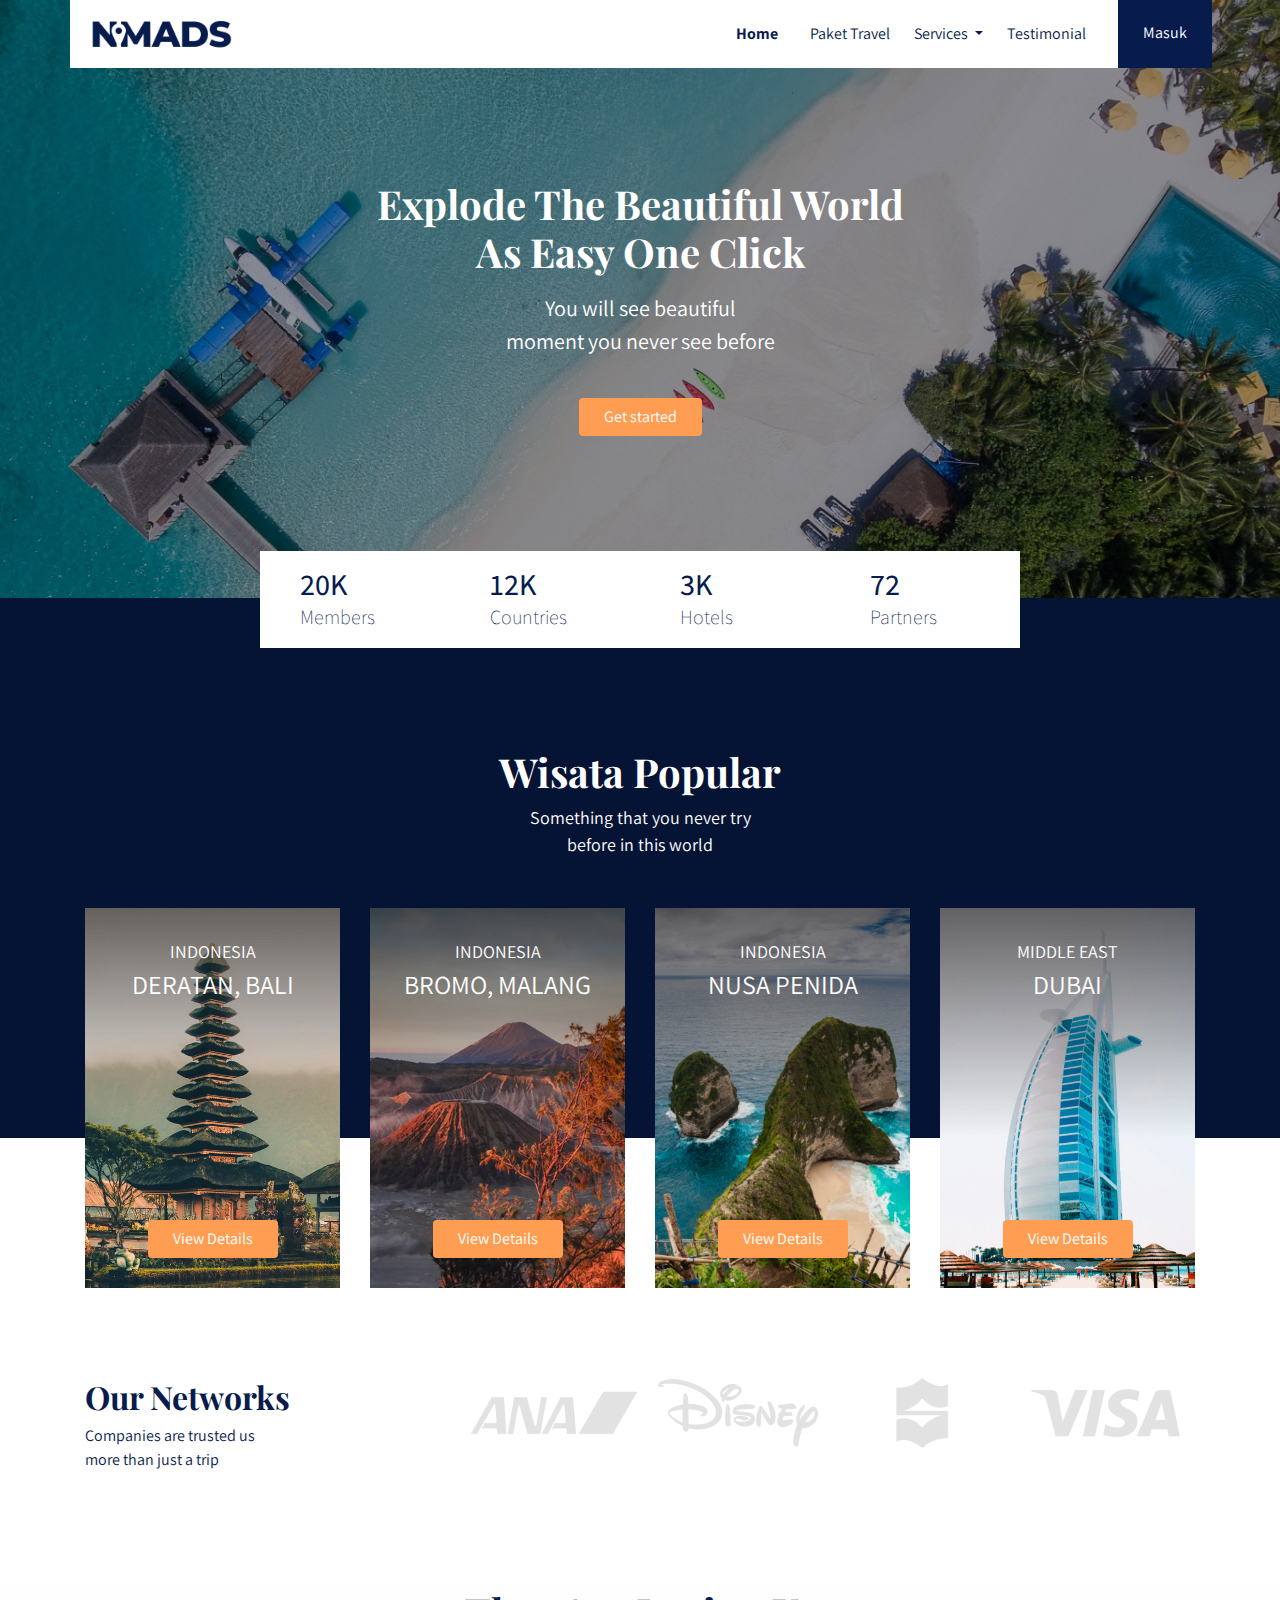
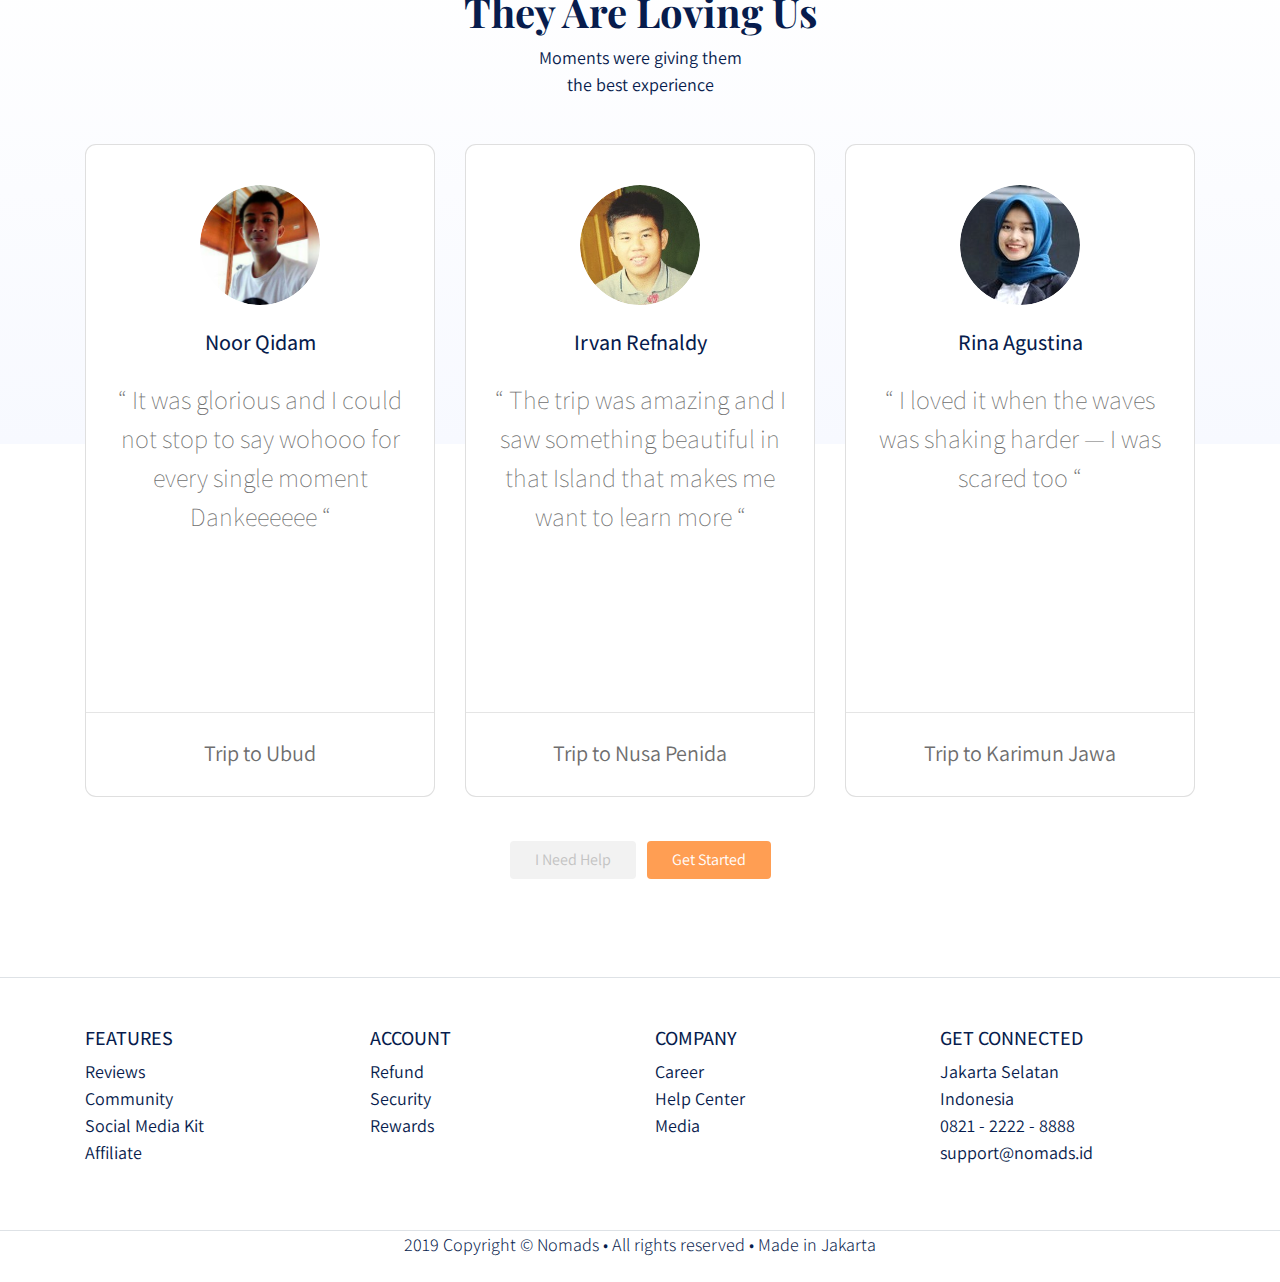
<file: public/index.html>
<!DOCTYPE html>
<html lang="en">

<head>
  <meta charset="UTF-8">
  <meta name="viewport" content="width=device-width, initial-scale=1.0">
  <meta http-equiv="X-UA-Compatible" content="ie=edge">
  <title>Document</title>
  <link rel="stylesheet" href="frontend/libraries/bootstrap/css/bootstrap.css" />
  <link href="https://fonts.googleapis.com/css?family=Assistant:200,400,700&&display=swap" rel="stylesheet" />
  <link href="https://fonts.googleapis.com/css?family=Playfair+Display:400,700&display=swap" rel="stylesheet" />
  <link rel="stylesheet" href="frontend/styles/main.css" />
</head>

<body>
  <!-- Navbar -->
  <div class="container">
    <nav class="row navbar navbar-expand-lg navbar-light bg-white">
      <a href="#" class="navbar-brand">
        <img src="frontend/images/logo_nomads@2x.png" alt="Logo NOMADS">
      </a>
      <button class="navbar-toggler navbar-toggler-right" type="button" data-toggle="collapse" data-target="#navb">
        <span class="navbar-toggler-icon"></span>
      </button>
      <div class="collapse navbar-collapse" id="navb">
        <ul class="navbar-nav ml-auto mr-3">
          <li class="nav-item mx-md-2">
            <a href="#" class="nav-link active">Home</a>
          </li>
          <li class="nav-item mx-md-2">
            <a href="#" class="nav-link">Paket Travel</a>
          </li>
          <li class="nav-item dropdown">
            <a href="#" class="nav-link dropdown-toggle" id="navbardrop" data-toggle="dropdown">
              Services
            </a>
            <div class="dropdown-menu">
              <a href="#" class="dropdown-item">Link</a>
              <a href="#" class="dropdown-item">Link</a>
              <a href="#" class="dropdown-item">Link</a>
            </div>
          </li>
          <li class="nav-item mx-md-2">
            <a href="#" class="nav-link">Testimonial</a>
          </li>
        </ul>

        <!-- Mobile Button -->
        <form class="form-inline d-sm-block d-md-none">
          <button class="btn btn-login my-2 my-sm-0 px-4">
            Masuk
          </button>
        </form>

        <!-- Desktop Button -->
        <form action="" class="form-inline my-2 my-lg-0 d-none d-md-block">
          <button class="btn btn-login btn-navbar-right my-2 my-sm-0 px-4">
            Masuk
          </button>
        </form>
      </div>
    </nav>
  </div>

  <!-- Header -->
  <header class="text-center">
    <h1>
      Explode The Beautiful World
      <br>
      As Easy One Click
    </h1>
    <p class="mt-3">
      You will see beautiful
      <br>
      moment you never see before
    </p>
    <a href="#" class="btn btn-get-started px-4 mt-4">
      Get started
    </a>
  </header>

  <!-- Main -->
  <main>
    <div class="container">
      <section class="section-stats row justify-content-center" id="stats">
        <div class="col-3 col-md-2 stats-detail">
          <h2>20K</h2>
          <p>Members</p>
        </div>
        <div class="col-3 col-md-2 stats-detail">
          <h2>12K</h2>
          <p>Countries</p>
        </div>
        <div class="col-3 col-md-2 stats-detail">
          <h2>3K</h2>
          <p>Hotels</p>
        </div>
        <div class="col-3 col-md-2 stats-detail">
          <h2>72</h2>
          <p>Partners</p>
        </div>
      </section>
    </div>

    <section class="section-popular" id="popular">
      <div class="container">
        <div class="row">
          <div class="col text-center section-popular-heading">
            <h2>Wisata Popular</h2>
            <p>
              Something that you never try
              <br />
              before in this world
            </p>
          </div>
        </div>
      </div>
    </section>

    <section class="section-popular-content" id="popularContent">
      <div class="container">
        <div class="section-popular-travel row justify-content-center">
          <div class="col-sm-6 col-md-4 col-lg-3">
            <div class="card-travel text-center d-flex flex-column"
              style="background-image: url('frontend/images/popular-1.jpg');">
              <div class="travel-country">INDONESIA</div>
              <div class="travel-location">DERATAN, BALI</div>
              <div class="travel-button mt-auto">
                <a href="#" class="btn btn-travel-details px-4">
                  View Details
                </a>
              </div>
            </div>
          </div>
          <div class="col-sm-6 col-md-4 col-lg-3">
            <div class="card-travel text-center d-flex flex-column"
              style="background-image: url('frontend/images/popular-2.jpg');">
              <div class="travel-country">INDONESIA</div>
              <div class="travel-location">BROMO, MALANG</div>
              <div class="travel-button mt-auto">
                <a href="#" class="btn btn-travel-details px-4">
                  View Details
                </a>
              </div>
            </div>
          </div>
          <div class="col-sm-6 col-md-4 col-lg-3">
            <div class="card-travel text-center d-flex flex-column"
              style="background-image: url('frontend/images/popular-3.jpg');">
              <div class="travel-country">INDONESIA</div>
              <div class="travel-location">NUSA PENIDA</div>
              <div class="travel-button mt-auto">
                <a href="#" class="btn btn-travel-details px-4">
                  View Details
                </a>
              </div>
            </div>
          </div>
          <div class="col-sm-6 col-md-4 col-lg-3">
            <div class="card-travel text-center d-flex flex-column"
              style="background-image: url('frontend/images/popular-4.jpg');">
              <div class="travel-country">MIDDLE EAST</div>
              <div class="travel-location">DUBAI</div>
              <div class="travel-button mt-auto">
                <a href="#" class="btn btn-travel-details px-4">
                  View Details
                </a>
              </div>
            </div>
          </div>
        </div>
      </div>
    </section>

    <section class="section-networks" id="networks">
      <div class="container">
        <div class="row">
          <div class="col-md-4">
            <h2>Our Networks</h2>
            <p>
              Companies are trusted us
              <br />
              more than just a trip
            </p>
          </div>
          <div class="col-md-8 text-center">
            <img src="frontend/images/partner.png" class="img-partner" alt="Logo Partner" />
          </div>
        </div>
      </div>
    </section>

    <section class="section-testimonial-heading" id="testimonialHeading">
      <div class="container">
        <div class="row">
          <div class="col text-center">
            <h2>They Are Loving Us</h2>
            <p>
              Moments were giving them
              <br />
              the best experience
            </p>
          </div>
        </div>
      </div>
    </section>

    <section class="section-testimonial-content" id="testimonialContent">
      <div class="container">
        <div class="section-popular-travel row justify-content-center">
          <div class="col-sm-6 col-md-6 col-lg-4">
            <div class="card card-testimonial text-center">
              <div class="testimonial-center">
                <img src="frontend/images/testimonial-1.png" alt="User" class="mb-4 rounded-circle" />
                <h3 class="mb-4">Noor Qidam</h3>
                <p class="testimonial">
                  “ It was glorious and I could
                  not stop to say wohooo for
                  every single moment
                  Dankeeeeee “
                </p>
              </div>
              <hr />
              <p class="trip-to mt-2">
                Trip to Ubud
              </p>
            </div>
          </div>
          <div class="col-sm-6 col-md-6 col-lg-4">
            <div class="card card-testimonial text-center">
              <div class="testimonial-center">
                <img src="frontend/images/testimonial-2.png" alt="User" class="mb-4 rounded-circle" />
                <h3 class="mb-4">Irvan Refnaldy</h3>
                <p class="testimonial">
                  “ The trip was amazing and I saw something beautiful in that Island that makes me want to learn more “
                </p>
              </div>
              <hr />
              <p class="trip-to mt-2">
                Trip to Nusa Penida
              </p>
            </div>
          </div>
          <div class="col-sm-6 col-md-6 col-lg-4">
            <div class="card card-testimonial text-center">
              <div class="testimonial-center">
                <img src="frontend/images/testimonial-3.png" alt="User" class="mb-4 rounded-circle" />
                <h3 class="mb-4">Rina Agustina</h3>
                <p class="testimonial">
                  “ I loved it when the waves was shaking harder — I was scared too “
                </p>
              </div>
              <hr />
              <p class="trip-to mt-2">
                Trip to Karimun Jawa
              </p>
            </div>
          </div>
        </div>
        <div class="row">
          <div class="col-12 text-center">
            <a href="#" class="btn btn-need-help px-4 mt-4 mx-1">
              I Need Help
            </a>
            <a href="#" class="btn btn-get-started px-4 mt-4 mx-1">
              Get Started
            </a>
          </div>
        </div>
      </div>
    </section>
  </main>

  <footer class="section-footer mt-5 mb-4 border-top">
    <div class="container pt-5 pb-5">
      <div class="row justify-content-center">
        <div class="col-12">
          <div class="row">
            <div class="col-12 col-lg-3">
              <h5>FEATURES</h5>
              <ul class="list-unstyled">
                <li><a href="#">Reviews</a></li>
                <li><a href="#">Community</a></li>
                <li><a href="#">Social Media Kit</a></li>
                <li><a href="#">Affiliate</a></li>
              </ul>
            </div>
            <div class="col-12 col-lg-3">
              <h5>ACCOUNT</h5>
              <ul class="list-unstyled">
                <li><a href="#">Refund</a></li>
                <li><a href="#">Security</a></li>
                <li><a href="#">Rewards</a></li>
              </ul>
            </div>
            <div class="col-12 col-lg-3">
              <h5>COMPANY</h5>
              <ul class="list-unstyled">
                <li><a href="#">Career</a></li>
                <li><a href="#">Help Center</a></li>
                <li><a href="#">Media</a></li>
              </ul>
            </div>
            <div class="col-12 col-lg-3">
              <h5>GET CONNECTED</h5>
              <ul class="list-unstyled">
                <li><a href="#">Jakarta Selatan</a></li>
                <li><a href="#">Indonesia</a></li>
                <li><a href="#">0821 - 2222 - 8888</a></li>
                <li><a href="#">support@nomads.id</a></li>
              </ul>
            </div>
          </div>
        </div>
      </div>
    </div>
    <div class="container-fluid">
      <div class="row border-top justify-content-center align-items-center">
        <div class="col-auto text-gray-500 font-weight-light">
          2019 Copyright &copy; Nomads • All rights reserved • Made in Jakarta
        </div>
      </div>
    </div>
  </footer>

  <script src="frontend/libraries/jquery/jquery-3.4.1.min.js"></script>
  <script src="frontend/libraries/bootstrap/js/bootstrap.js"></script>
</body>

</html>
</file>
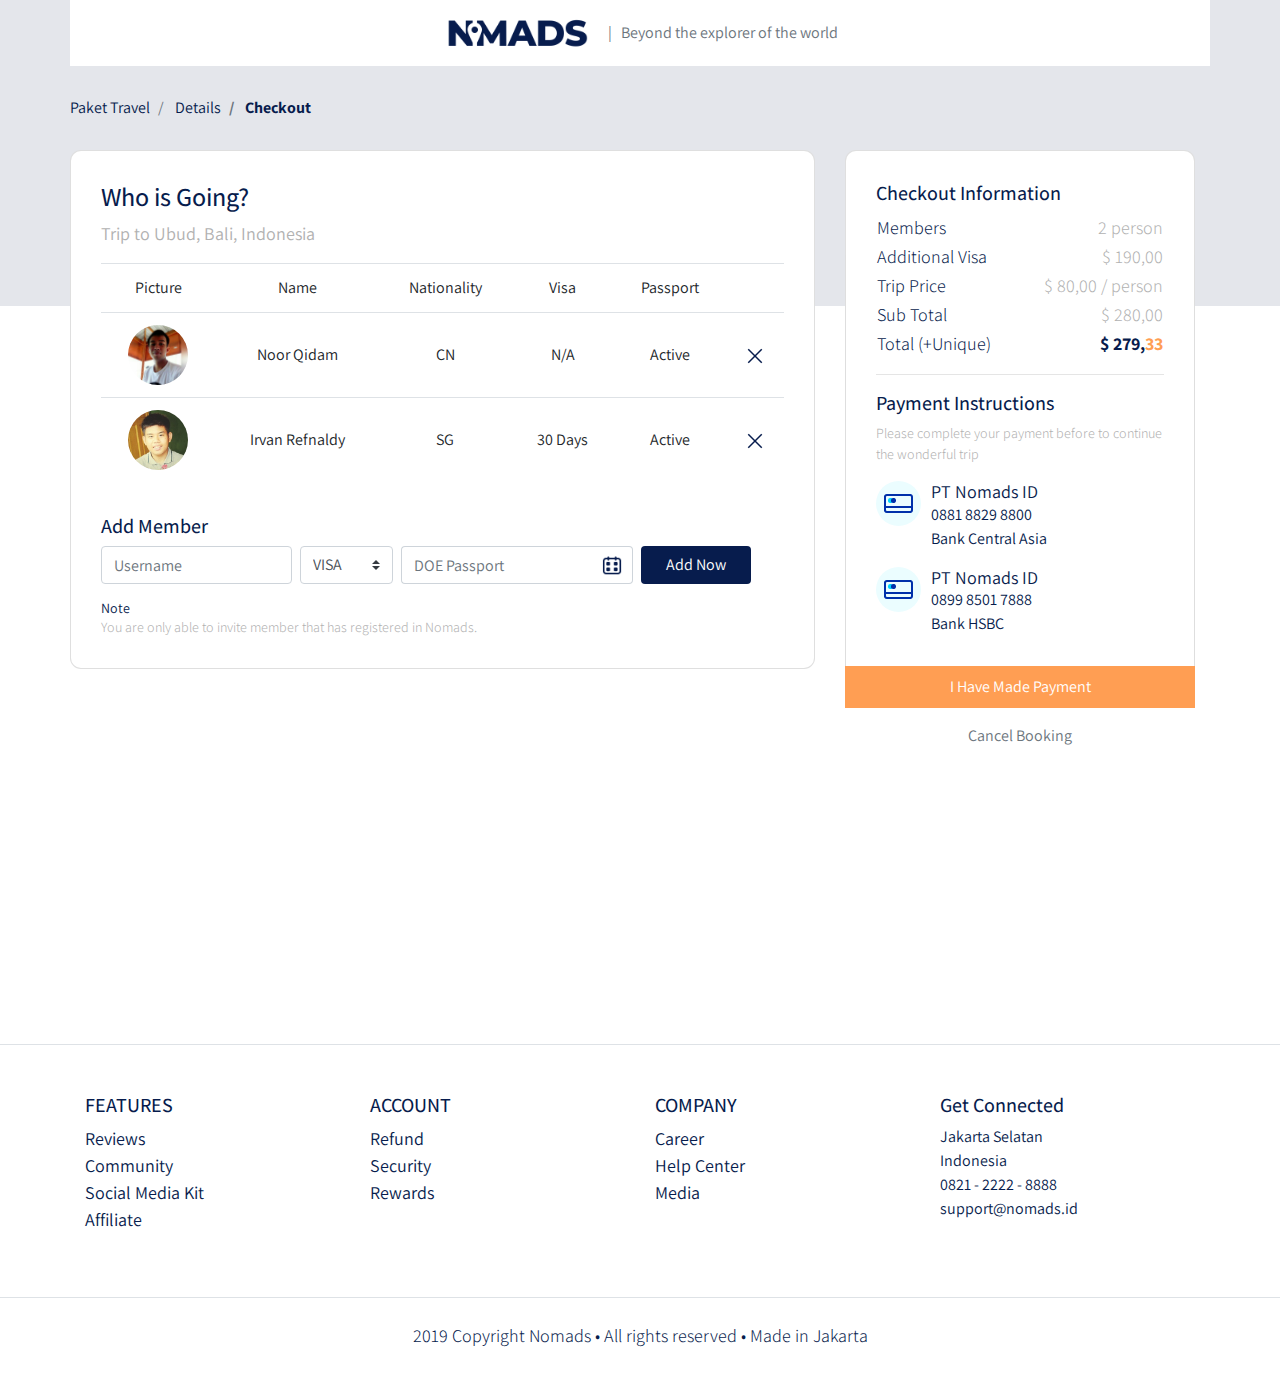
<file: public/checkout.html>
<!DOCTYPE html>
<html lang="en">

<head>
  <meta charset="UTF-8" />
  <meta name="viewport" content="width=device-width, initial-scale=1.0" />
  <meta http-equiv="X-UA-Compatible" content="ie=edge" />
  <title>Details</title>
  <link rel="stylesheet" href="frontend/libraries/bootstrap/css/bootstrap.css" />
  <link rel="stylesheet" href="frontend/styles/main.css" />
  <link href="https://fonts.googleapis.com/css?family=Assistant:200,400,700&&display=swap" rel="stylesheet" />
  <link href="https://fonts.googleapis.com/css?family=Playfair+Display:400,700&display=swap" rel="stylesheet" />
  <link rel="stylesheet" href="frontend/libraries/xzoom/xzoom.css" />
  <link rel="stylesheet" href="frontend/libraries/gijgo/css/gijgo.min.css" />
</head>

<body>
  <!-- Semantic elements -->
  <!-- https://www.w3schools.com/html/html5_semantic_elements.asp -->

  <!-- Bootstrap navbar example -->
  <!-- https://www.w3schools.com/bootstrap4/bootstrap_navbar.asp -->
  <div class="container">
    <nav class="row navbar navbar-expand-lg navbar-light bg-white">
      <div class="navbar-nav ml-auto mr-auto mr-sm-auto mr-lg-0 mr-md-auto">
        <a class="navbar-brand" href="index.html">
          <img src="frontend/images/logo_nomads.png" alt="" />
        </a>
      </div>
      <ul class="navbar-nav mr-auto d-none d-lg-block">
        <li>
          <span class="text-muted">| &nbsp; Beyond the explorer of the world</span>
        </li>
      </ul>
    </nav>
  </div>
  <main>
    <section class="section-details-header"></section>
    <section class="section-details-content">
      <div class="container">
        <div class="row">
          <div class="col p-0 pl-3 pl-lg-0">
            <nav aria-label="breadcrumb">
              <ol class="breadcrumb">
                <li class="breadcrumb-item" aria-current="page">
                  Paket Travel
                </li>
                <li class="breadcrumb-item" aria-current="page">
                  Details
                </li>
                <li class="breadcrumb-item active" aria-current="page">
                  Checkout
                </li>
              </ol>
            </nav>
          </div>
        </div>
        <div class="row">
          <div class="col-lg-8 pl-lg-0">
            <div class="card card-details mb-3">
              <h1>Who is Going?</h1>
              <p>
                Trip to Ubud, Bali, Indonesia
              </p>
              <div class="attendee">
                <table class="table table-responsive-sm text-center">
                  <thead>
                    <tr>
                      <td scope="col">Picture</td>
                      <td scope="col">Name</td>
                      <td scope="col">Nationality</td>
                      <td scope="col">Visa</td>
                      <td scope="col">Passport</td>
                      <td scope="col"></td>
                    </tr>
                  </thead>
                  <tbody>
                    <tr>
                      <td>
                        <img src="frontend/images/avatar-1.png" alt="" height="60" />
                      </td>
                      <td class="align-middle">Noor Qidam</td>
                      <td class="align-middle">CN</td>
                      <td class="align-middle">N/A</td>
                      <td class="align-middle">Active</td>
                      <td class="align-middle">
                        <a href="#">
                          <img src="frontend/images/ic_remove.png" alt="" />
                        </a>
                      </td>
                    </tr>
                    <tr>
                      <td>
                        <img src="frontend/images/avatar-2.png" alt="" height="60" />
                      </td>
                      <td class="align-middle">Irvan Refnaldy</td>
                      <td class="align-middle">SG</td>
                      <td class="align-middle">30 Days</td>
                      <td class="align-middle">Active</td>
                      <td class="align-middle">
                        <a href="#">
                          <img src="frontend/images/ic_remove.png" alt="" />
                        </a>
                      </td>
                    </tr>
                  </tbody>
                </table>
              </div>
              <div class="member mt-3">
                <h2>Add Member</h2>
                <form class="form-inline">
                  <label class="sr-only" for="inputUsername">Name</label>
                  <input type="text" class="form-control mb-2 mr-sm-2" id="inputUsername" placeholder="Username" />

                  <label class="sr-only" class="mr-2" for="inputVisa">Visa</label>
                  <select class="custom-select mb-2 mr-sm-2" id="inputVisa">
                    <option selected value="VISA">VISA</option>
                    <option value="30 Days">30 Days</option>
                    <option value="N/A">N/A</option>
                  </select>

                  <label class="sr-only" for="doePassport">DOE Passport</label>
                  <div class="input-group mb-2 mr-sm-2">
                    <input type="text" class="form-control datepicker" id="doePassport" placeholder="DOE Passport" />
                  </div>

                  <button type="submit" class="btn btn-add-now mb-2 px-4">
                    Add Now
                  </button>
                </form>
                <h3 class="mt-2 mb-0">Note</h3>
                <p class="disclaimer mb-0">
                  You are only able to invite member that has registered in
                  Nomads.
                </p>
              </div>
            </div>
          </div>
          <div class="col-lg-4">
            <div class="card card-details card-right">
              <h2>Checkout Information</h2>
              <table class="trip-informations">
                <tr>
                  <th width="50%">Members</th>
                  <td width="50%" class="text-right">2 person</td>
                </tr>
                <tr>
                  <th width="50%">Additional Visa</th>
                  <td width="50%" class="text-right">$ 190,00</td>
                </tr>
                <tr>
                  <th width="50%">Trip Price</th>
                  <td width="50%" class="text-right">$ 80,00 / person</td>
                </tr>
                <tr>
                  <th width="50%">Sub Total</th>
                  <td width="50%" class="text-right">$ 280,00</td>
                </tr>
                <tr>
                  <th width="50%">Total (+Unique)</th>
                  <td width="50%" class="text-right text-total">
                    <span class="text-blue">$ 279,</span><span class="text-orange">33</span>
                  </td>
                </tr>
              </table>

              <hr />
              <h2>Payment Instructions</h2>
              <p class="payment-instructions">
                Please complete your payment before to continue the wonderful
                trip
              </p>
              <div class="bank">
                <div class="bank-item pb-3">
                  <img src="frontend/images/ic_bank.png" alt="" class="bank-image" />
                  <div class="description">
                    <h3>PT Nomads ID</h3>
                    <p>
                      0881 8829 8800
                      <br />
                      Bank Central Asia
                    </p>
                  </div>
                  <div class="clearfix"></div>
                </div>
                <div class="bank-item">
                  <img src="frontend/images/ic_bank.png" alt="" class="bank-image" />
                  <div class="description">
                    <h3>PT Nomads ID</h3>
                    <p>
                      0899 8501 7888
                      <br />
                      Bank HSBC
                    </p>
                  </div>
                  <div class="clearfix"></div>
                </div>
              </div>
            </div>
            <div class="join-container">
              <a href="success.html" class="btn btn-block btn-join-now mt-3 py-2">I Have Made Payment</a>
            </div>
            <div class="text-center mt-3">
              <a href="details.html" class="text-muted">Cancel Booking</a>
            </div>
          </div>
        </div>
      </div>
    </section>
  </main>
  <footer class="section-footer mt-5 mb-4 border-top">
    <div class="container pt-5 pb-5">
      <div class="row justify-content-center">
        <div class="col-12">
          <div class="row">
            <div class="col-12">
              <div class="row">
                <div class="col-12 col-lg-3">
                  <h5>FEATURES</h5>
                  <ul class="list-unstyled">
                    <li>
                      <a href="#">Reviews</a>
                    </li>
                    <li>
                      <a href="#">Community</a>
                    </li>
                    <li>
                      <a href="#">Social Media Kit</a>
                    </li>
                    <li>
                      <a href="#">Affiliate</a>
                    </li>
                  </ul>
                </div>
                <div class="col-12 col-lg-3">
                  <h5>ACCOUNT</h5>
                  <ul class="list-unstyled">
                    <li><a href="#">Refund</a></li>
                    <li><a href="#">Security</a></li>
                    <li><a href="#">Rewards</a></li>
                  </ul>
                </div>
                <div class="col-12 col-lg-3">
                  <h5>COMPANY</h5>
                  <ul class="list-unstyled">
                    <li><a href="#">Career</a></li>
                    <li><a href="#">Help Center</a></li>
                    <li><a href="#">Media</a></li>
                  </ul>
                </div>
                <div class="col-12 col-lg-3">
                  <h5>Get Connected</h5>
                  <ul class="list-unstyled">
                    <li>Jakarta Selatan</li>
                    <li>Indonesia</li>
                    <li>0821 - 2222 - 8888</li>
                    <li>support@nomads.id</li>
                  </ul>
                </div>
              </div>
            </div>
          </div>
        </div>
      </div>
    </div>
    <div class="container-fluid">
      <div class="row border-top justify-content-center align-items-center pt-4">
        <div class="col-auto text-gray-500 font-weight-light">
          2019 Copyright Nomads • All rights reserved • Made in Jakarta
        </div>
      </div>
    </div>
  </footer>
  <script src="frontend/libraries/retina/retina.js"></script>
  <script src="frontend/libraries/jquery/jquery-3.4.1.min.js"></script>
  <script src="frontend/libraries/bootstrap/js/bootstrap.js"></script>
  <script src="frontend/libraries/xzoom/xzoom.min.js"></script>
  <script src="frontend/libraries/gijgo/js/gijgo.min.js"></script>
  <script>
    $(document).ready(function () {
      $('.xzoom, .xzoom-gallery').xzoom({
        zoomWidth: 500,
        title: false,
        tint: '#333',
        Xoffset: 15
      });

      $('.datepicker').datepicker({
        uiLibrary: 'bootstrap4',
        icons: {
          rightIcon: '<img src="frontend/images/ic_doe.png" alt="" />'
        }
      });
    });
  </script>
</body>

</html>
</file>
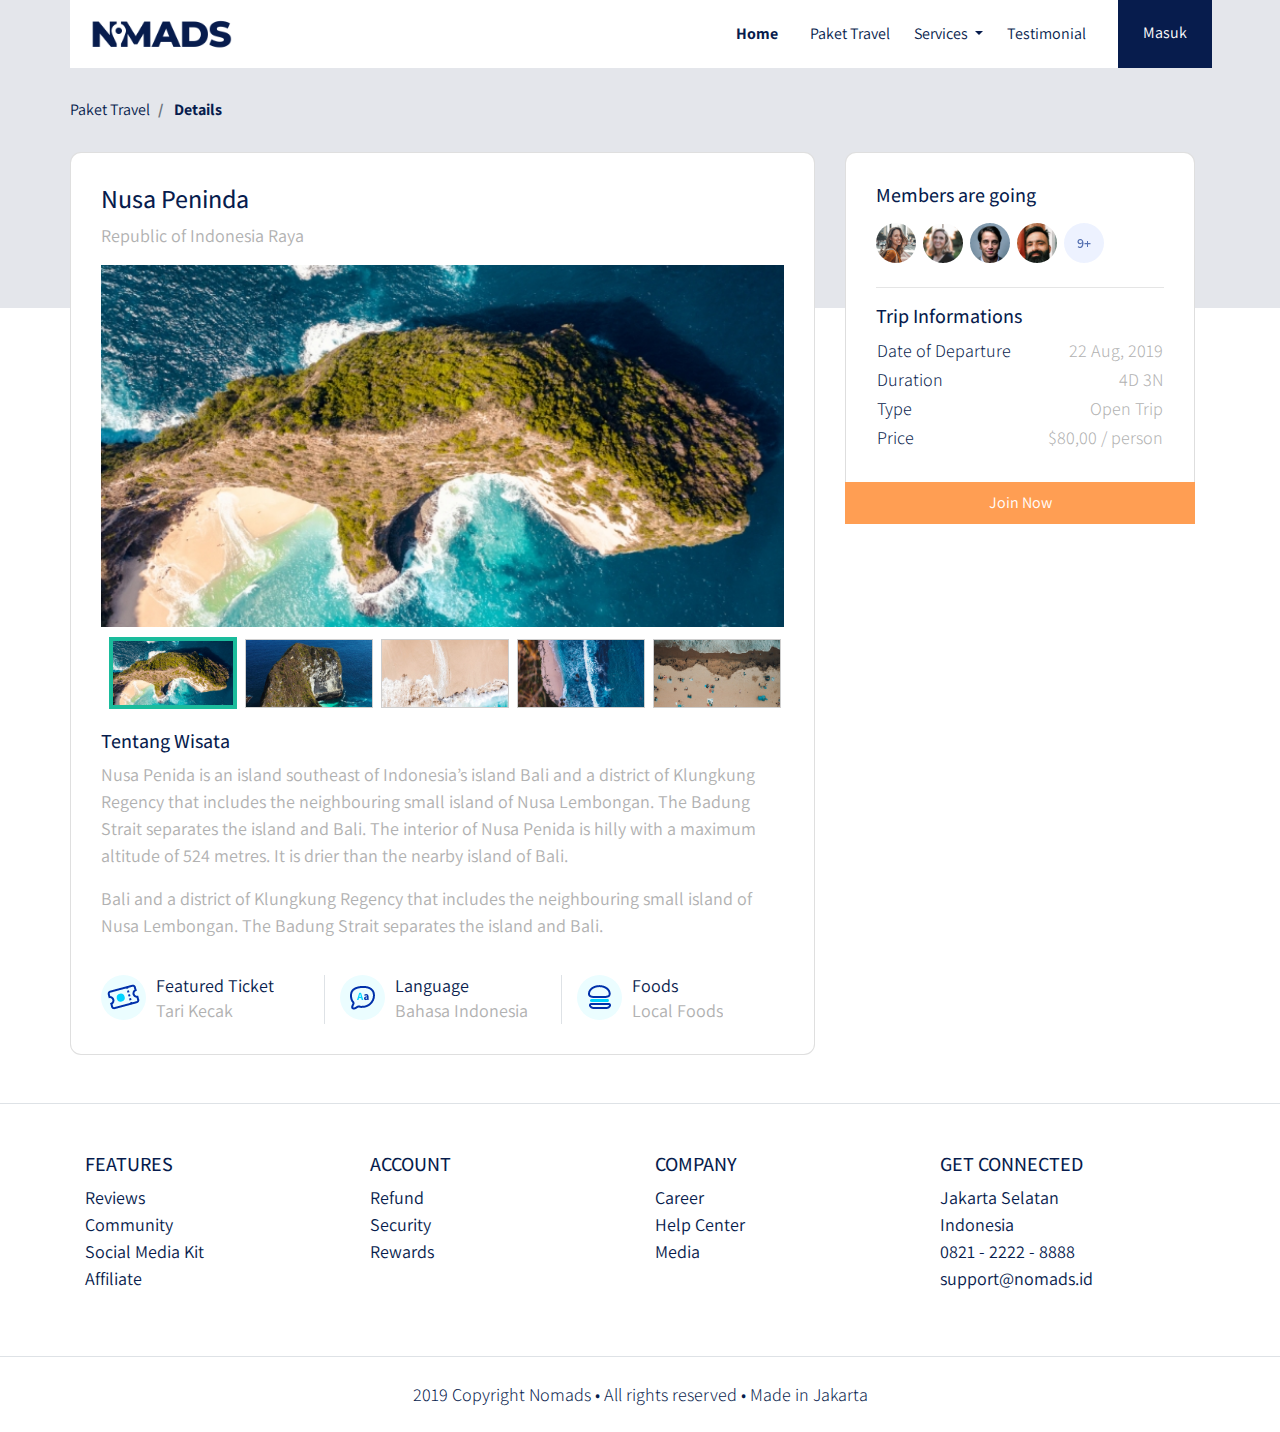
<file: public/details.html>
<!DOCTYPE html>
<html lang="en">

<head>
  <meta charset="UTF-8" />
  <meta name="viewport" content="width=device-width, initial-scale=1.0" />
  <meta http-equiv="X-UA-Compatible" content="ie=edge" />
  <title>Details</title>
  <link rel="stylesheet" href="frontend/libraries/bootstrap/css/bootstrap.css" />
  <link rel="stylesheet" href="frontend/libraries/xzoom/xzoom.css" />
  <link rel="stylesheet" href="frontend/styles/main.css" />
  <link href="https://fonts.googleapis.com/css?family=Assistant:200,400,700&&display=swap" rel="stylesheet" />
  <link href="https://fonts.googleapis.com/css?family=Playfair+Display:400,700&display=swap" rel="stylesheet" />
</head>

<body>
  <!-- Semantic elements -->
  <!-- https://www.w3schools.com/html/html5_semantic_elements.asp -->

  <!-- Bootstrap navbar example -->
  <!-- https://www.w3schools.com/bootstrap4/bootstrap_navbar.asp -->
  <!-- Navbar -->
  <div class="container">
    <nav class="row navbar navbar-expand-lg navbar-light bg-white">
      <a class="navbar-brand" href="index.html">
        <img src="frontend/images/logo_nomads.png" alt="" />
      </a>
      <button class="navbar-toggler navbar-toggler-right" type="button" data-toggle="collapse" data-target="#navb">
        <span class="navbar-toggler-icon"></span>
      </button>

      <!-- Menu -->
      <div class="collapse navbar-collapse" id="navb">
        <ul class="navbar-nav ml-auto mr-3">
          <li class="nav-item mx-md-2">
            <a class="nav-link active" href="index.html">Home</a>
          </li>
          <li class="nav-item mx-md-2">
            <a class="nav-link" href="#">Paket Travel</a>
          </li>
          <li class="nav-item dropdown">
            <a class="nav-link dropdown-toggle" href="#" id="navbardrop" data-toggle="dropdown">
              Services
            </a>
            <div class="dropdown-menu">
              <a class="dropdown-item" href="#">Link 1</a>
              <a class="dropdown-item" href="#">Link 2</a>
              <a class="dropdown-item" href="#">Link 3</a>
            </div>
          </li>
          <li class="nav-item mx-md-2">
            <a class="nav-link" href="#">Testimonial</a>
          </li>
        </ul>

        <!-- Mobile button -->
        <form class="form-inline d-sm-block d-md-none">
          <button class="btn btn-login my-2 my-sm-0">
            Masuk
          </button>
        </form>
        <!-- Desktop Button -->
        <form class="form-inline my-2 my-lg-0 d-none d-md-block">
          <button class="btn btn-login btn-navbar-right my-2 my-sm-0 px-4">
            Masuk
          </button>
        </form>
      </div>
    </nav>
  </div>
  <main>
    <section class="section-details-header"></section>
    <section class="section-details-content">
      <div class="container">
        <div class="row">
          <div class="col p-0">
            <nav aria-label="breadcrumb">
              <ol class="breadcrumb">
                <li class="breadcrumb-item" aria-current="page">
                  Paket Travel
                </li>
                <li class="breadcrumb-item active" aria-current="page">
                  Details
                </li>
              </ol>
            </nav>
          </div>
        </div>
        <div class="row">
          <div class="col-lg-8 pl-lg-0">
            <div class="card card-details">
              <h1>Nusa Peninda</h1>
              <p>Republic of Indonesia Raya</p>
              <div class="gallery">
                <div class="xzoom-container">
                  <img class="xzoom" id="xzoom-default" src="frontend/images/details-1.jpg"
                    xoriginal="frontend/images/details-1.jpg" />
                  <div class="xzoom-thumbs">
                    <a href="frontend/images/details-1.jpg">
                      <img class="xzoom-gallery" width="128" src="frontend/images/details-1.jpg"
                        xpreview="frontend/images/details-1.jpg" />
                    </a>
                    <a href="frontend/images/details-2.jpg">
                      <img class="xzoom-gallery" width="128" src="frontend/images/details-2.jpg"
                        xpreview="frontend/images/details-2.jpg" />
                    </a>
                    <a href="frontend/images/details-3.jpg">
                      <img class="xzoom-gallery" width="128" src="frontend/images/details-3.jpg"
                        xpreview="frontend/images/details-3.jpg" />
                    </a>
                    <a href="frontend/images/details-4.jpg">
                      <img class="xzoom-gallery" width="128" src="frontend/images/details-4.jpg"
                        xpreview="frontend/images/details-4.jpg" />
                    </a>
                    <a href="frontend/images/details-5.jpg">
                      <img class="xzoom-gallery" width="128" src="frontend/images/details-5.jpg"
                        xpreview="frontend/images/details-5.jpg" />
                    </a>
                  </div>
                </div>
                <h2>Tentang Wisata</h2>
                <p>
                  Nusa Penida is an island southeast of Indonesia’s island Bali
                  and a district of Klungkung Regency that includes the
                  neighbouring small island of Nusa Lembongan. The Badung Strait
                  separates the island and Bali. The interior of Nusa Penida is
                  hilly with a maximum altitude of 524 metres. It is drier than
                  the nearby island of Bali.
                </p>
                <p>
                  Bali and a district of Klungkung Regency that includes the
                  neighbouring small island of Nusa Lembongan. The Badung Strait
                  separates the island and Bali.
                </p>
                <div class="features row pt-3">
                  <div class="col-md-4">
                    <img src="frontend/images/ic_event.png" alt="" class="features-image" />
                    <div class="description">
                      <h3>Featured Ticket</h3>
                      <p>Tari Kecak</p>
                    </div>
                  </div>
                  <div class="col-md-4 border-left">
                    <img src="frontend/images/ic_language.png" alt="" class="features-image" />
                    <div class="description">
                      <h3>Language</h3>
                      <p>Bahasa Indonesia</p>
                    </div>
                  </div>
                  <div class="col-md-4 border-left">
                    <img src="frontend/images/ic_foods.png" alt="" class="features-image" />
                    <div class="description">
                      <h3>Foods</h3>
                      <p>Local Foods</p>
                    </div>
                  </div>
                </div>
              </div>
            </div>
          </div>
          <div class="col-lg-4">
            <div class="card card-details card-right">
              <h2>Members are going</h2>
              <div class="members my-2">
                <img src="frontend/images/members-1.png" alt="" class="member-image mr-1" />
                <img src="frontend/images/members-2.png" alt="" class="member-image mr-1" />
                <img src="frontend/images/members-3.png" alt="" class="member-image mr-1" />
                <img src="frontend/images/members-4.png" alt="" class="member-image mr-1" />
                <img src="frontend/images/members-5.png" alt="" class="member-image mr-1" />
              </div>
              <hr />
              <h2>Trip Informations</h2>
              <table class="trip-informations">
                <tr>
                  <th width="50%">Date of Departure</th>
                  <td width="50%" class="text-right">22 Aug, 2019</td>
                </tr>
                <tr>
                  <th width="50%">Duration</th>
                  <td width="50%" class="text-right">4D 3N</td>
                </tr>
                <tr>
                  <th width="50%">Type</th>
                  <td width="50%" class="text-right">Open Trip</td>
                </tr>
                <tr>
                  <th width="50%">Price</th>
                  <td width="50%" class="text-right">$80,00 / person</td>
                </tr>
              </table>
            </div>
            <div class="join-container">
              <a href="checkout.html" class="btn btn-block btn-join-now mt-3 py-2">Join Now</a>
            </div>
          </div>
        </div>
      </div>
    </section>
  </main>

  <footer class="section-footer mt-5 mb-4 border-top">
    <div class="container pt-5 pb-5">
      <div class="row justify-content-center">
        <div class="col-12">
          <div class="row">
            <div class="col-12 col-lg-3">
              <h5>FEATURES</h5>
              <ul class="list-unstyled">
                <li><a href="#">Reviews</a></li>
                <li><a href="#">Community</a></li>
                <li><a href="#">Social Media Kit</a></li>
                <li><a href="#">Affiliate</a></li>
              </ul>
            </div>
            <div class="col-12 col-lg-3">
              <h5>ACCOUNT</h5>
              <ul class="list-unstyled">
                <li><a href="#">Refund</a></li>
                <li><a href="#">Security</a></li>
                <li><a href="#">Rewards</a></li>
              </ul>
            </div>
            <div class="col-12 col-lg-3">
              <h5>COMPANY</h5>
              <ul class="list-unstyled">
                <li><a href="#">Career</a></li>
                <li><a href="#">Help Center</a></li>
                <li><a href="#">Media</a></li>
              </ul>
            </div>
            <div class="col-12 col-lg-3">
              <h5>GET CONNECTED</h5>
              <ul class="list-unstyled">
                <li><a href="#">Jakarta Selatan</a></li>
                <li><a href="#">Indonesia</a></li>
                <li><a href="#">0821 - 2222 - 8888</a></li>
                <li><a href="#">support@nomads.id</a></li>
              </ul>
            </div>
          </div>
        </div>
      </div>
    </div>
    <div class="container-fluid">
      <div class="row border-top justify-content-center align-itemscenter pt-4">
        <div class="col-auto text-gray-500 font-weight-light">
          2019 Copyright Nomads • All rights reserved • Made in Jakarta
        </div>
      </div>
    </div>
  </footer>
  <script src="frontend/libraries/retina/retina.min.js"></script>
  <script src="frontend/libraries/jquery/jquery-3.4.1.min.js"></script>
  <script src="frontend/libraries/bootstrap/js/bootstrap.js"></script>
  <script src="frontend/libraries/xzoom/xzoom.min.js"></script>
  <script>
    $(document).ready(function () {
      $(".xzoom, .xzoom-gallery").xzoom({
        zoomWidth: 500,
        title: false,
        tint: "#333",
        Xoffset: 15
      });
    });
  </script>
</body>

</html>
</file>
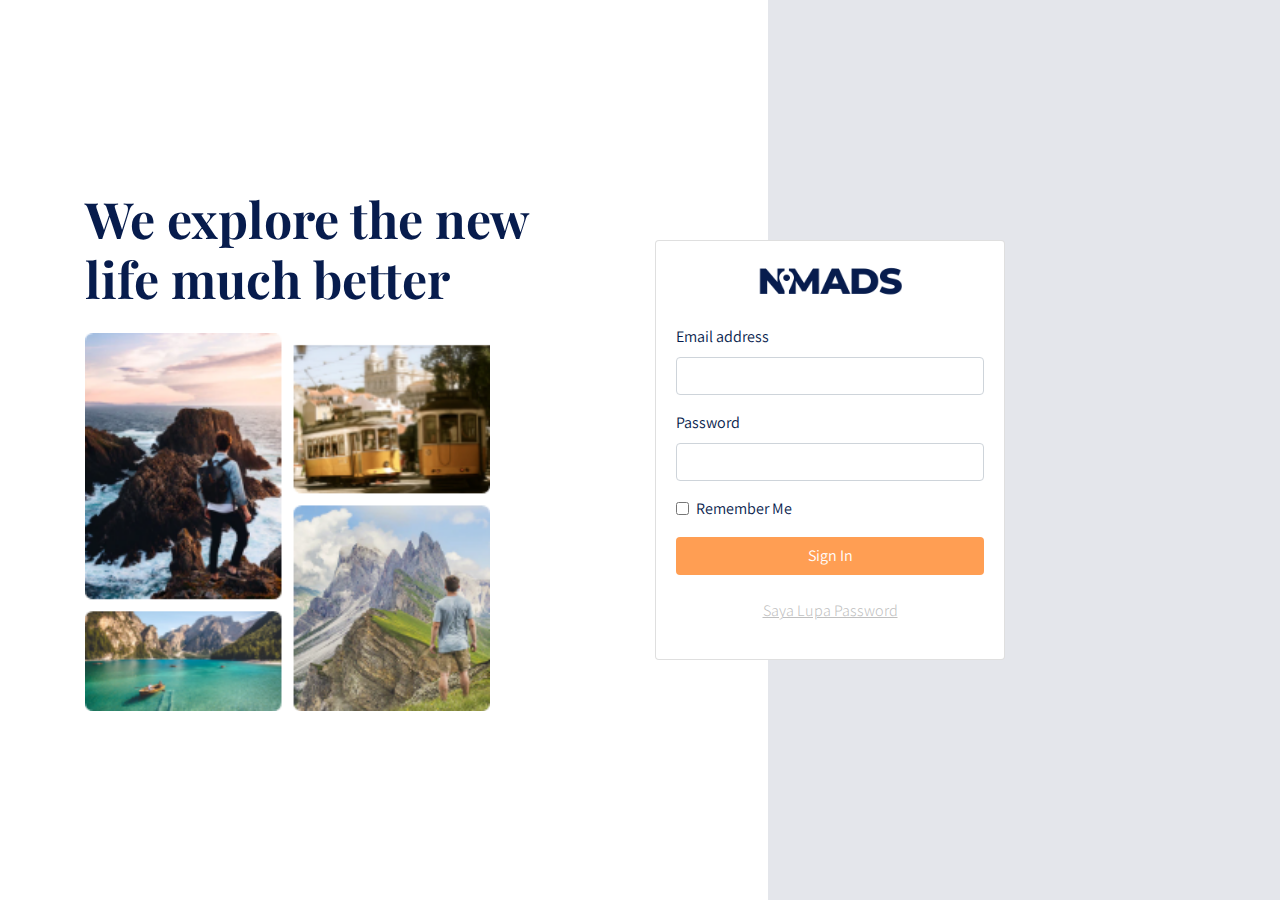
<file: public/login.html>
<!DOCTYPE html>
<html lang="en">

<head>
  <meta charset="UTF-8" />
  <meta name="viewport" content="width=device-width, initial-scale=1.0" />
  <meta http-equiv="X-UA-Compatible" content="ie=edge" />
  <title>Details</title>
  <link rel="stylesheet" href="frontend/libraries/bootstrap/css/bootstrap.css" />
  <link rel="stylesheet" href="frontend/styles/main.css" />
  <link href="https://fonts.googleapis.com/css?family=Assistant:200,400,700&&display=swap" rel="stylesheet" />
  <link href="https://fonts.googleapis.com/css?family=Playfair+Display:400,700&display=swap" rel="stylesheet" />
  <link rel="stylesheet" href="frontend/libraries/xzoom/xzoom.css" />
  <link rel="stylesheet" href="frontend/libraries/gijgo/css/gijgo.min.css" />
</head>

<body>
  <main class="login-container">
    <div class="container">
      <div class="row page-login d-flex align-items-center">
        <div class="section-left col-12 col-md-6">
          <h1 class="mb-4">We explore the new <br />life much better</h1>
          <img src="frontend/images/login-images.png" alt="" class="w-75 d-none d-sm-flex">
        </div>
        <div class="section-right col-12 col-md-4">
          <div class="card">
            <div class="card-body">
              <div class="text-center">
                <img src="frontend/images/logo_nomads.png" alt="" class="w-50 mb-4">
              </div>
              <form>
                <div class="form-group">
                  <label for="exampleInputEmail1">Email address</label>
                  <input type="email" class="form-control" id="exampleInputEmail1" aria-describedby="emailHelp" />
                </div>
                <div class="form-group">
                  <label for="exampleInputPassword1">Password</label>
                  <input type="password" class="form-control" id="exampleInputPassword1" />
                </div>
                <div class="form-group form-check">
                  <input type="checkbox" class="form-check-input" id="exampleCheck1">
                  <label class="form-check-label" for="exampleCheck1">Remember Me</label>
                </div>
                <button type="submit" class="btn btn-login btn-block">Sign In</button>
                <p class="text-center mt-4">
                  <a href="#">Saya Lupa Password</a>
                </p>
              </form>
            </div>
          </div>
        </div>
      </div>
    </div>
  </main>

  <script src="frontend/libraries/retina/retina.js"></script>
  <script src="frontend/libraries/jquery/jquery-3.4.1.min.js"></script>
  <script src="frontend/libraries/bootstrap/js/bootstrap.js"></script>
</body>

</html>
</file>
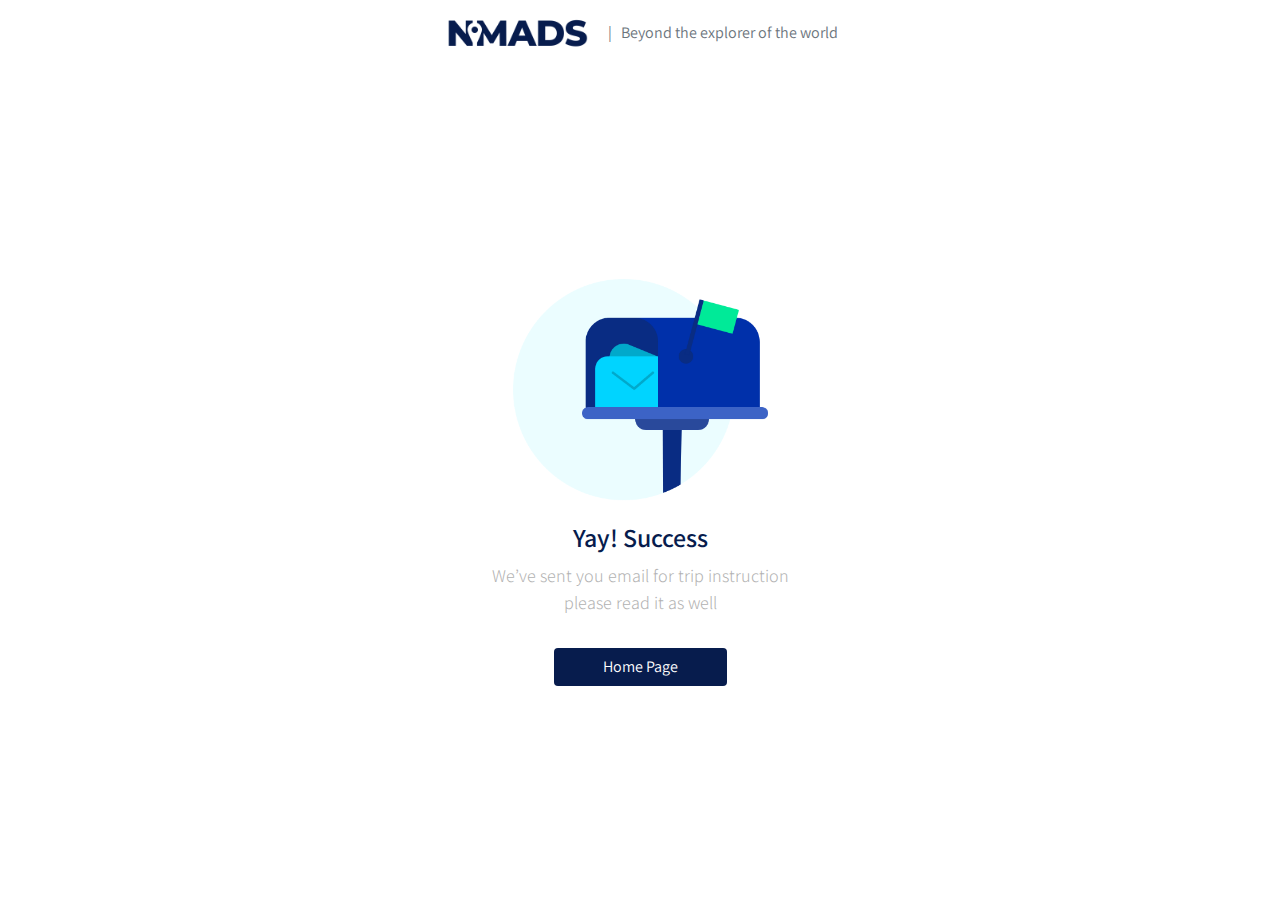
<file: public/success.html>
<!DOCTYPE html>
<html lang="en">

<head>
  <meta charset="UTF-8" />
  <meta name="viewport" content="width=device-width, initial-scale=1.0" />
  <meta http-equiv="X-UA-Compatible" content="ie=edge" />
  <title>Details</title>
  <link rel="stylesheet" href="frontend/libraries/bootstrap/css/bootstrap.css" />
  <link rel="stylesheet" href="frontend/styles/main.css" />
  <link href="https://fonts.googleapis.com/css?family=Assistant:200,400,700&&display=swap" rel="stylesheet" />
  <link href="https://fonts.googleapis.com/css?family=Playfair+Display:400,700&display=swap" rel="stylesheet" />
  <link rel="stylesheet" href="frontend/libraries/xzoom/xzoom.css" />
  <link rel="stylesheet" href="frontend/libraries/gijgo/css/gijgo.min.css" />
</head>

<body>
  <!-- Semantic elements -->
  <!-- https://www.w3schools.com/html/html5_semantic_elements.asp -->

  <!-- Bootstrap navbar example -->
  <!-- https://www.w3schools.com/bootstrap4/bootstrap_navbar.asp -->
  <div class="container">
    <nav class="row navbar navbar-expand-lg navbar-light bg-white">
      <div class="navbar-nav ml-auto mr-auto mr-sm-auto mr-lg-0 mr-md-auto">
        <a class="navbar-brand" href="index.html">
          <img src="frontend/images/logo_nomads.png" alt="" />
        </a>
      </div>
      <ul class="navbar-nav mr-auto d-none d-lg-block">
        <li>
          <span class="text-muted">| &nbsp; Beyond the explorer of the world</span>
        </li>
      </ul>
    </nav>
  </div>
  <main>
    <div class="section-success d-flex align-items-center">
      <div class="col text-center">
        <img src="frontend/images/ic_mail.png" alt="">
        <h1>Yay! Success</h1>
        <p>We’ve sent you email for trip instruction
          <br />
          please read it as well
        </p>
        <a href="index.html" class="btn btn-home-page mt-3 px-5">Home Page</a>
      </div>
    </div>
  </main>

  <script src="frontend/libraries/retina/retina.js"></script>
  <script src="frontend/libraries/jquery/jquery-3.4.1.min.js"></script>
  <script src="frontend/libraries/bootstrap/js/bootstrap.js"></script>
  <script src="frontend/libraries/xzoom/xzoom.min.js"></script>
  <script src="frontend/libraries/gijgo/js/gijgo.min.js"></script>
  <script>
    $(document).ready(function () {
      $('.xzoom, .xzoom-gallery').xzoom({
        zoomWidth: 500,
        title: false,
        tint: '#333',
        Xoffset: 15
      });

      $('.datepicker').datepicker({
        uiLibrary: 'bootstrap4',
        icons: {
          rightIcon: '<img src="frontend/images/ic_doe.png" alt="" />'
        }
      });
    });
  </script>
</body>

</html>
</file>
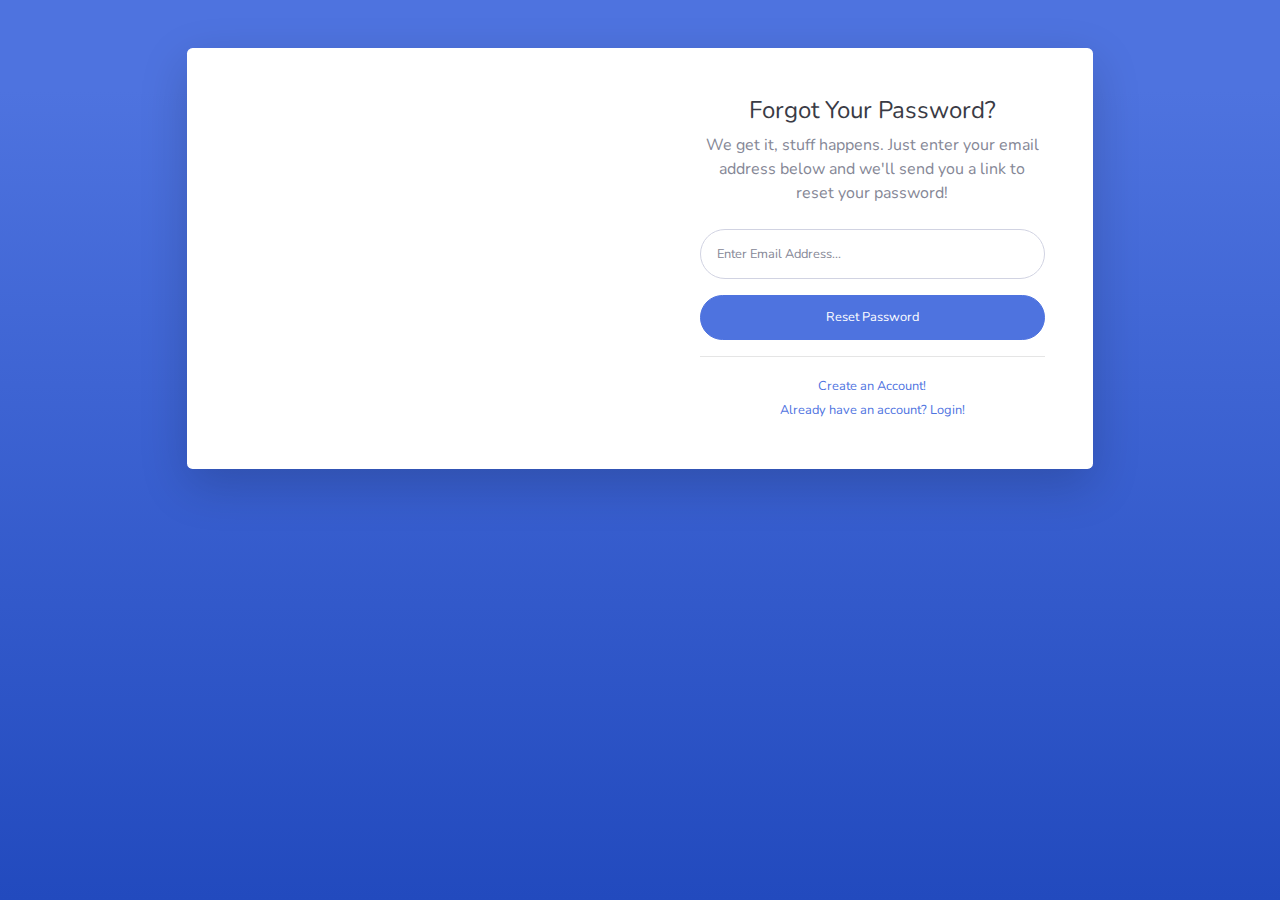
<file: public/backend/forgot-password.html>
<!DOCTYPE html>
<html lang="en">

<head>

  <meta charset="utf-8">
  <meta http-equiv="X-UA-Compatible" content="IE=edge">
  <meta name="viewport" content="width=device-width, initial-scale=1, shrink-to-fit=no">
  <meta name="description" content="">
  <meta name="author" content="">

  <title>SB Admin 2 - Forgot Password</title>

  <!-- Custom fonts for this template-->
  <link href="vendor/fontawesome-free/css/all.min.css" rel="stylesheet" type="text/css">
  <link href="https://fonts.googleapis.com/css?family=Nunito:200,200i,300,300i,400,400i,600,600i,700,700i,800,800i,900,900i" rel="stylesheet">

  <!-- Custom styles for this template-->
  <link href="css/sb-admin-2.min.css" rel="stylesheet">

</head>

<body class="bg-gradient-primary">

  <div class="container">

    <!-- Outer Row -->
    <div class="row justify-content-center">

      <div class="col-xl-10 col-lg-12 col-md-9">

        <div class="card o-hidden border-0 shadow-lg my-5">
          <div class="card-body p-0">
            <!-- Nested Row within Card Body -->
            <div class="row">
              <div class="col-lg-6 d-none d-lg-block bg-password-image"></div>
              <div class="col-lg-6">
                <div class="p-5">
                  <div class="text-center">
                    <h1 class="h4 text-gray-900 mb-2">Forgot Your Password?</h1>
                    <p class="mb-4">We get it, stuff happens. Just enter your email address below and we'll send you a link to reset your password!</p>
                  </div>
                  <form class="user">
                    <div class="form-group">
                      <input type="email" class="form-control form-control-user" id="exampleInputEmail" aria-describedby="emailHelp" placeholder="Enter Email Address...">
                    </div>
                    <a href="login.html" class="btn btn-primary btn-user btn-block">
                      Reset Password
                    </a>
                  </form>
                  <hr>
                  <div class="text-center">
                    <a class="small" href="register.html">Create an Account!</a>
                  </div>
                  <div class="text-center">
                    <a class="small" href="login.html">Already have an account? Login!</a>
                  </div>
                </div>
              </div>
            </div>
          </div>
        </div>

      </div>

    </div>

  </div>

  <!-- Bootstrap core JavaScript-->
  <script src="vendor/jquery/jquery.min.js"></script>
  <script src="vendor/bootstrap/js/bootstrap.bundle.min.js"></script>

  <!-- Core plugin JavaScript-->
  <script src="vendor/jquery-easing/jquery.easing.min.js"></script>

  <!-- Custom scripts for all pages-->
  <script src="js/sb-admin-2.min.js"></script>

</body>

</html>
</file>
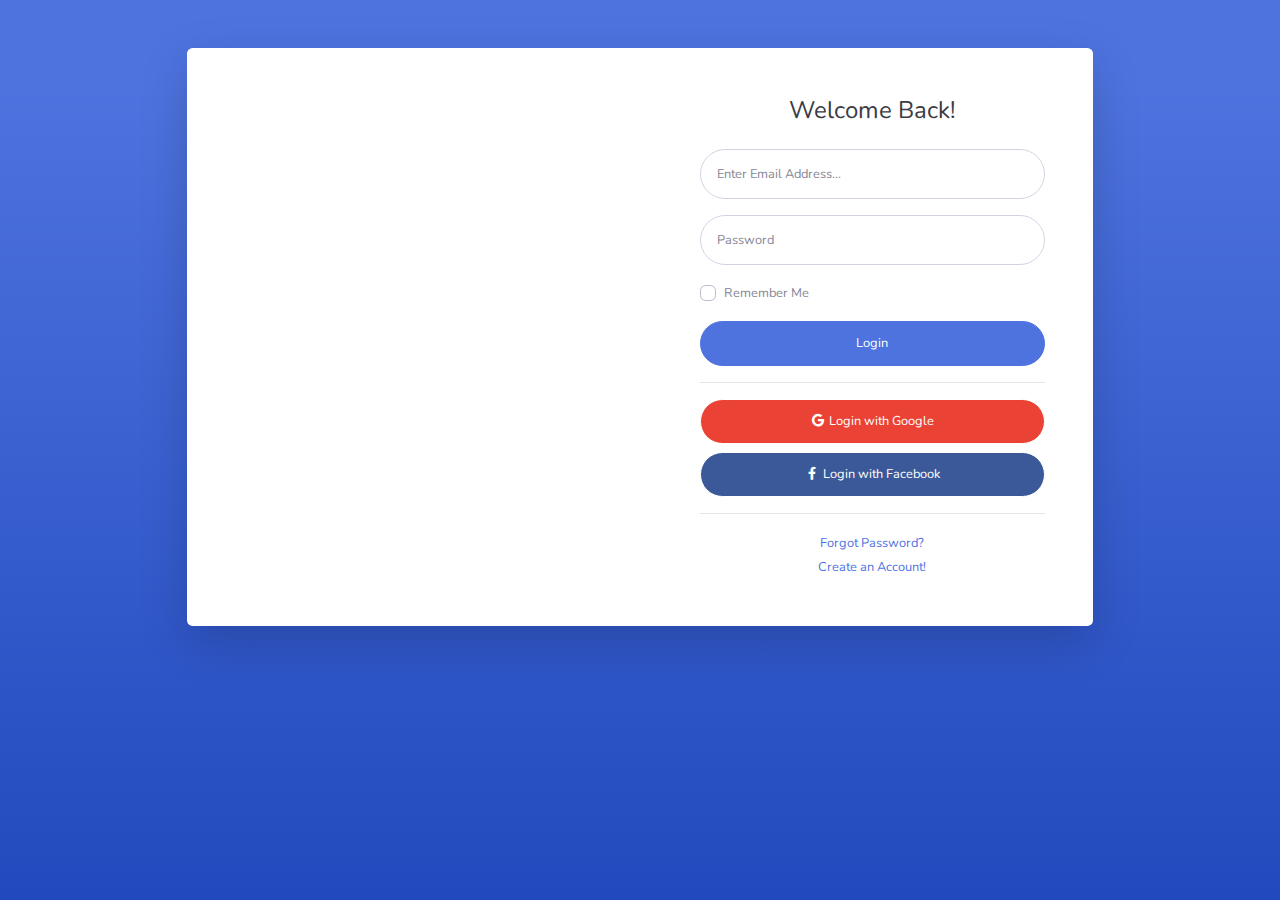
<file: public/backend/login.html>
<!DOCTYPE html>
<html lang="en">

<head>

  <meta charset="utf-8">
  <meta http-equiv="X-UA-Compatible" content="IE=edge">
  <meta name="viewport" content="width=device-width, initial-scale=1, shrink-to-fit=no">
  <meta name="description" content="">
  <meta name="author" content="">

  <title>SB Admin 2 - Login</title>

  <!-- Custom fonts for this template-->
  <link href="vendor/fontawesome-free/css/all.min.css" rel="stylesheet" type="text/css">
  <link href="https://fonts.googleapis.com/css?family=Nunito:200,200i,300,300i,400,400i,600,600i,700,700i,800,800i,900,900i" rel="stylesheet">

  <!-- Custom styles for this template-->
  <link href="css/sb-admin-2.min.css" rel="stylesheet">

</head>

<body class="bg-gradient-primary">

  <div class="container">

    <!-- Outer Row -->
    <div class="row justify-content-center">

      <div class="col-xl-10 col-lg-12 col-md-9">

        <div class="card o-hidden border-0 shadow-lg my-5">
          <div class="card-body p-0">
            <!-- Nested Row within Card Body -->
            <div class="row">
              <div class="col-lg-6 d-none d-lg-block bg-login-image"></div>
              <div class="col-lg-6">
                <div class="p-5">
                  <div class="text-center">
                    <h1 class="h4 text-gray-900 mb-4">Welcome Back!</h1>
                  </div>
                  <form class="user">
                    <div class="form-group">
                      <input type="email" class="form-control form-control-user" id="exampleInputEmail" aria-describedby="emailHelp" placeholder="Enter Email Address...">
                    </div>
                    <div class="form-group">
                      <input type="password" class="form-control form-control-user" id="exampleInputPassword" placeholder="Password">
                    </div>
                    <div class="form-group">
                      <div class="custom-control custom-checkbox small">
                        <input type="checkbox" class="custom-control-input" id="customCheck">
                        <label class="custom-control-label" for="customCheck">Remember Me</label>
                      </div>
                    </div>
                    <a href="index.html" class="btn btn-primary btn-user btn-block">
                      Login
                    </a>
                    <hr>
                    <a href="index.html" class="btn btn-google btn-user btn-block">
                      <i class="fab fa-google fa-fw"></i> Login with Google
                    </a>
                    <a href="index.html" class="btn btn-facebook btn-user btn-block">
                      <i class="fab fa-facebook-f fa-fw"></i> Login with Facebook
                    </a>
                  </form>
                  <hr>
                  <div class="text-center">
                    <a class="small" href="forgot-password.html">Forgot Password?</a>
                  </div>
                  <div class="text-center">
                    <a class="small" href="register.html">Create an Account!</a>
                  </div>
                </div>
              </div>
            </div>
          </div>
        </div>

      </div>

    </div>

  </div>

  <!-- Bootstrap core JavaScript-->
  <script src="vendor/jquery/jquery.min.js"></script>
  <script src="vendor/bootstrap/js/bootstrap.bundle.min.js"></script>

  <!-- Core plugin JavaScript-->
  <script src="vendor/jquery-easing/jquery.easing.min.js"></script>

  <!-- Custom scripts for all pages-->
  <script src="js/sb-admin-2.min.js"></script>

</body>

</html>
</file>
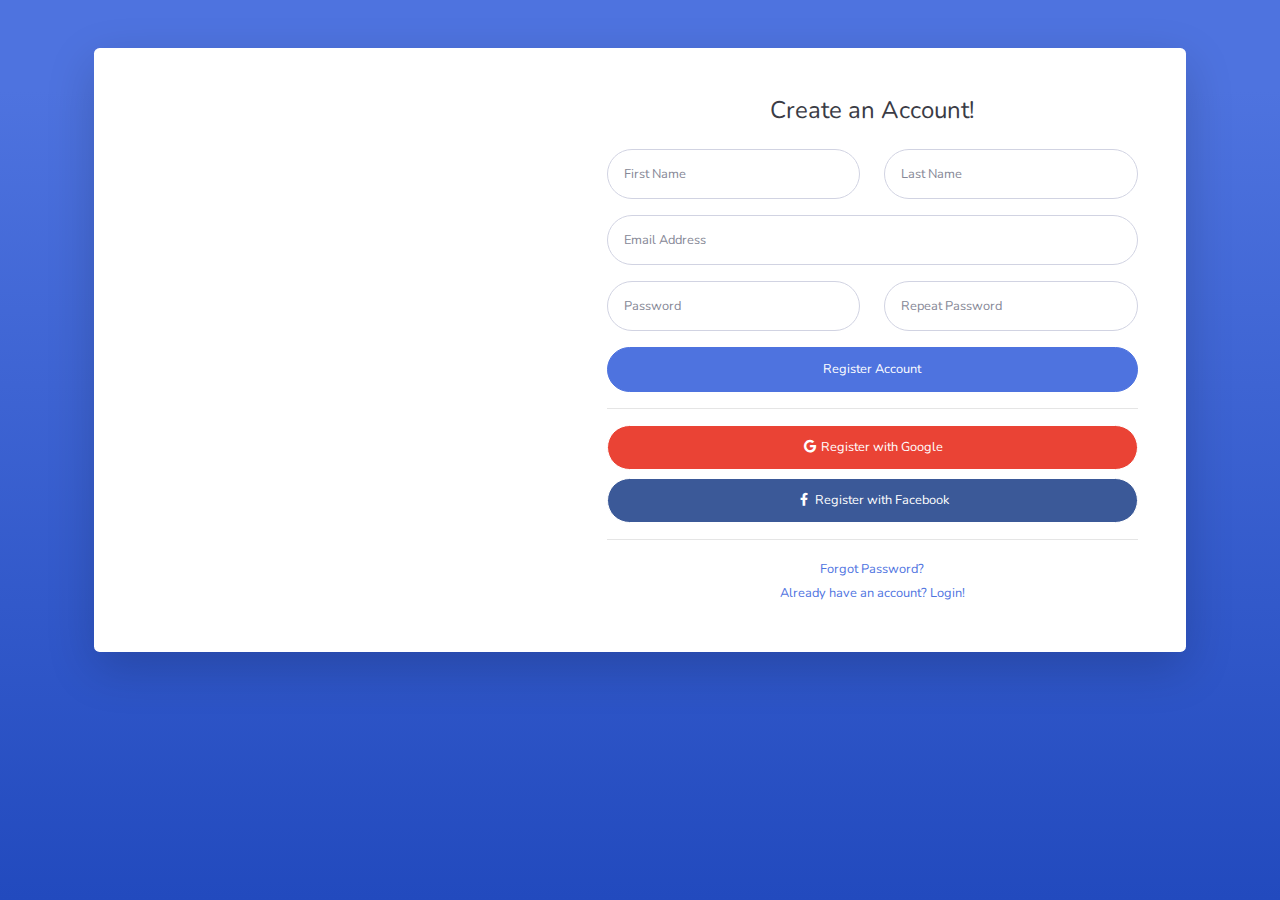
<file: public/backend/register.html>
<!DOCTYPE html>
<html lang="en">

<head>

  <meta charset="utf-8">
  <meta http-equiv="X-UA-Compatible" content="IE=edge">
  <meta name="viewport" content="width=device-width, initial-scale=1, shrink-to-fit=no">
  <meta name="description" content="">
  <meta name="author" content="">

  <title>SB Admin 2 - Register</title>

  <!-- Custom fonts for this template-->
  <link href="vendor/fontawesome-free/css/all.min.css" rel="stylesheet" type="text/css">
  <link href="https://fonts.googleapis.com/css?family=Nunito:200,200i,300,300i,400,400i,600,600i,700,700i,800,800i,900,900i" rel="stylesheet">

  <!-- Custom styles for this template-->
  <link href="css/sb-admin-2.min.css" rel="stylesheet">

</head>

<body class="bg-gradient-primary">

  <div class="container">

    <div class="card o-hidden border-0 shadow-lg my-5">
      <div class="card-body p-0">
        <!-- Nested Row within Card Body -->
        <div class="row">
          <div class="col-lg-5 d-none d-lg-block bg-register-image"></div>
          <div class="col-lg-7">
            <div class="p-5">
              <div class="text-center">
                <h1 class="h4 text-gray-900 mb-4">Create an Account!</h1>
              </div>
              <form class="user">
                <div class="form-group row">
                  <div class="col-sm-6 mb-3 mb-sm-0">
                    <input type="text" class="form-control form-control-user" id="exampleFirstName" placeholder="First Name">
                  </div>
                  <div class="col-sm-6">
                    <input type="text" class="form-control form-control-user" id="exampleLastName" placeholder="Last Name">
                  </div>
                </div>
                <div class="form-group">
                  <input type="email" class="form-control form-control-user" id="exampleInputEmail" placeholder="Email Address">
                </div>
                <div class="form-group row">
                  <div class="col-sm-6 mb-3 mb-sm-0">
                    <input type="password" class="form-control form-control-user" id="exampleInputPassword" placeholder="Password">
                  </div>
                  <div class="col-sm-6">
                    <input type="password" class="form-control form-control-user" id="exampleRepeatPassword" placeholder="Repeat Password">
                  </div>
                </div>
                <a href="login.html" class="btn btn-primary btn-user btn-block">
                  Register Account
                </a>
                <hr>
                <a href="index.html" class="btn btn-google btn-user btn-block">
                  <i class="fab fa-google fa-fw"></i> Register with Google
                </a>
                <a href="index.html" class="btn btn-facebook btn-user btn-block">
                  <i class="fab fa-facebook-f fa-fw"></i> Register with Facebook
                </a>
              </form>
              <hr>
              <div class="text-center">
                <a class="small" href="forgot-password.html">Forgot Password?</a>
              </div>
              <div class="text-center">
                <a class="small" href="login.html">Already have an account? Login!</a>
              </div>
            </div>
          </div>
        </div>
      </div>
    </div>

  </div>

  <!-- Bootstrap core JavaScript-->
  <script src="vendor/jquery/jquery.min.js"></script>
  <script src="vendor/bootstrap/js/bootstrap.bundle.min.js"></script>

  <!-- Core plugin JavaScript-->
  <script src="vendor/jquery-easing/jquery.easing.min.js"></script>

  <!-- Custom scripts for all pages-->
  <script src="js/sb-admin-2.min.js"></script>

</body>

</html>
</file>
<file: public/frontend/styles/main.css>
body {
    background-color: #fff;
    font-family: "Assistant", sans-serif;
    color: #071c4d;
}

.navbar-brand img {
    max-height: 40px;
}

.btn-navbar-right {
    margin-top: -10px !important;
    margin-bottom: -8px !important;
    margin-right: -18px !important;
    height: 70px;
    border-radius: 0;
}

.navbar-light .navbar-nav .nav-link {
    color: #071c4d;
}

.navbar-light .navbar-nav .nav-link.active {
    font-weight: bold;
    color: #071c4d !important;
}

.btn-login {
    background-color: #071c4d;
    color: #fff;
}

.btn-login:hover {
    background-color: #1e3771;
    color: #fff;
}

header {
    margin-top: -68px;
    padding: 180px 0 165px;
    background-image: url("../images/header.jpg");
    background-size: cover;
}

header h1,
header p {
    color: #fff;
}

header h1 {
    font-family: "Playfair Display", serif;
    font-weight: bold;
}

header p {
    font-size: 22px;
}

header .btn-get-started {
    background-color: #ff9e53;
    color: #fff;
}

header .btn-get-started:hover {
    background-color: #ffaa69;
    color: #fff;
}

.section-stats {
    margin-top: -50px;
}

.section-stats .stats-detail {
    padding-top: 15px;
    background: #fff;
    padding-left: 40px;
}

.section-stats h2 {
    font-size: 30px;
    margin-bottom: 0;
}

.section-stats p {
    font-size: 20px;
    font-weight: lighter;
}

.section-popular {
    min-height: 540px;
    background: #051334;
    margin-top: -50px;
    margin-bottom: -230px;
}

.section-popular .section-popular-heading {
    margin-top: 150px;
}

.section-popular .section-popular-heading h2,
.section-popular .section-popular-heading p {
    color: #fff;
}

.section-popular .section-popular-heading h2 {
    font-family: "Playfair Display", serif;
    font-weight: bold;
    font-size: 40px;
}

.section-popular .section-popular-heading p {
    font-size: 18px;
}

.section-popular-content .section-popular-travel .card-travel {
    min-height: 380px;
    background: #ddd;
    color: #fff;
    padding: 30px;
    background-size: cover;
    margin-bottom: 20px;
}

.section-popular-content .section-popular-travel .card-travel .travel-country {
    font-size: 18px;
    color: #fff;
}

.section-popular-content .section-popular-travel .card-travel .travel-location {
    font-size: 26px;
    color: #fff;
}

.section-popular-content
    .section-popular-travel
    .card-travel
    .travel-button
    .btn-travel-details {
    background-color: #ff9e53;
    color: #fff;
}

.section-popular-content
    .section-popular-travel
    .card-travel
    .travel-button
    .btn-travel-details:hover {
    background-color: #ffae6f;
    color: #fff;
}

.section-networks {
    background-color: #fff;
    margin-top: -170px;
    padding-top: 240px;
    padding-bottom: 50px;
}

.section-networks h2 {
    font-family: "Playfair Display", serif;
    font-size: 40;
    font-weight: bold;
}

.section-networks p {
    font-family: "Assistant", sans-serif;
    font-size: 18;
}

.section-networks img {
    max-width: 100%;
}

.section-testimonial-heading {
    background: -webkit-gradient(
        linear,
        left top,
        left bottom,
        from(#fff),
        to(#f7f9ff)
    );
    background: linear-gradient(#fff 0%, #f7f9ff 100%);
    padding-top: 50px;
    min-height: 506px;
}

.section-testimonial-heading h2 {
    font-family: "Playfair Display", serif;
    font-weight: bold;
    font-size: 40px;
}

.section-testimonial-heading p {
    font-family: "Assistant", sans-serif;
    font-size: 18px;
}

.section-testimonial-content {
    margin-top: -300px;
    padding-bottom: 50px;
}

.section-testimonial-content .card-testimonial {
    padding: 40px 20px 10px;
    border-radius: 11px;
    margin-bottom: 20px;
}

.section-testimonial-content .card-testimonial .testimonial-content {
    min-height: 380px;
}

.section-testimonial-content .card-testimonial h3 {
    font-size: 22px;
}

.section-testimonial-content .card-testimonial .testimonial {
    font-size: 26px;
    color: #6e6e6e;
    font-weight: 200;
    min-height: 300px;
}

.section-testimonial-content .card-testimonial .trip-to {
    font-weight: normal;
    font-size: 22px;
    color: #6e6e6e;
}

.section-testimonial-content .card-testimonial hr {
    margin-left: -20px;
    margin-right: -20px;
}

.section-testimonial-content .btn-get-started {
    background-color: #ff9e53;
    color: #fff;
}

.section-testimonial-content .btn-get-started:hover {
    background-color: #ffaa69;
    color: #fff;
}

.section-testimonial-content .btn-need-help {
    background-color: #f2f2f2;
    color: #c3c3c3;
}

.section-testimonial-content .btn-need-help:hover {
    background-color: #fafafa;
    color: #c3c3c3;
}

.section-footer a {
    color: #071c4d;
    font-family: "Assistant", "sans-serif";
    font-size: 18px;
}

.section-footer .container-fluid {
    color: #071c4d;
    font-family: "Assistant", "sans-serif";
    font-size: 18px;
}

.section-details-header {
    min-height: 310px;
    background: #e4e6eb;
    margin-top: -70px;
}

.section-details-content {
    margin-top: -210px;
    min-height: 100vh;
}

.section-details-content .breadcrumb {
    background-color: transparent;
    padding: 0;
    margin-bottom: 30px;
}

.section-details-content .breadcrumb-item.active {
    font-weight: bold;
    color: #071c4d;
}

.section-details-content .card-details {
    padding: 30px;
    border-radius: 11px;
}

.section-details-content .card-details .trip-informations th {
    font-weight: 300;
    font-size: 18px;
    color: #071c4d;
}

.section-details-content .card-details .trip-informations td {
    font-weight: 300;
    font-size: 18px;
    color: #b1b1b1;
}

.section-details-content .card-details .trip-informations .text-blue {
    color: #071c4d;
    font-weight: bold;
}

.section-details-content .card-details .trip-informations .text-orange {
    color: #ff9e53;
    font-weight: bold;
}

.section-details-content .card-details h1 {
    font-size: 26px;
}

.section-details-content .card-details h2 {
    font-size: 20px;
}

.section-details-content .card-details p {
    font-size: 18px;
    color: #b1b1b1;
}

.section-details-content .card-details .payment-instructions {
    font-weight: 300;
    font-size: 14px;
    color: #b1b1b1;
}

.section-details-content .card-details .disclaimer {
    font-weight: 300;
    font-size: 14px;
    color: #b1b1b1;
}

.section-details-content .card-right {
    border-bottom-left-radius: 0;
    border-bottom-right-radius: 0;
    border-bottom: none;
}

.section-details-content .gallery .xzoom-container {
    display: block;
}

.section-details-content .gallery .xzoom-container .xzoom {
    width: 100%;
    -webkit-box-shadow: none;
    box-shadow: none;
    margin-bottom: 10px;
}

.section-details-content .gallery .xzoom-container .xactive {
    border: 4px solid #1abc9c;
    -webkit-box-shadow: none;
    box-shadow: none;
}

.section-details-content .features {
    margin-top: 20px;
}

.section-details-content .features h3 {
    font-size: 18px;
    color: #071c4d;
    margin-bottom: 0;
}

.section-details-content .features p {
    margin-bottom: 0;
}

.section-details-content .features .description {
    margin-left: 10px;
    overflow: hidden;
    float: left;
}

.section-details-content .features .features-image {
    width: 45px;
    height: 45px;
    float: left;
}

.section-details-content .join-container {
    margin-top: -16px;
}

.section-details-content .btn-join-now {
    background-color: #ff9e53;
    color: #fff;
    border-radius: 0;
}

.section-details-content .btn-join-now:hover {
    background-color: #ffaa69;
    color: #fff;
}

.section-details-content .bank .bank-item h3 {
    font-size: 18px;
    color: #071c4d;
    margin-bottom: 0;
}

.section-details-content .bank .bank-item p {
    margin-bottom: 0;
}

.section-details-content .bank .bank-item .description {
    margin-left: 10px;
    overflow: hidden;
    float: left;
}

.section-details-content .bank .bank-item .description p {
    font-family: Assistant;
    font-weight: normal;
    font-size: 16px;
    text-align: left;
    color: #071c4d;
}

.section-details-content .bank .bank-item .bank-image {
    width: 45px;
    height: 45px;
    float: left;
}

.section-details-content .btn-add-now {
    background-color: #071c4d;
    color: #fff;
}

.section-details-content .btn-add-now:hover {
    background-color: #2a488e;
    color: #fff;
}

.section-details-content .input-group-text {
    background-color: transparent;
}

.section-details-content h3 {
    font-weight: 400;
    font-size: 14px;
    color: #071c4d;
}

.section-details-content .gj-datepicker .datepicker {
    border-right: 0;
}

.section-details-content .gj-datepicker .input-group-append .btn {
    padding-right: 30px;
}

.section-success {
    height: 90vh;
}

.section-success h1 {
    font-weight: 600;
    font-size: 26px;
    color: #071c4d;
}

.section-success p {
    font-weight: 300;
    font-size: 18px;
    color: #b1b1b1;
}

.section-success .btn-home-page {
    border-radius: 4px;
    background-color: #071c4d;
    color: #fff;
}

.section-success .btn-home-page:hover {
    background-color: #2a488e;
    color: #fff;
}

@media (min-width: 992px) {
    .login-container {
        background: -webkit-gradient(
            linear,
            left top,
            right top,
            color-stop(60%, #ffffff),
            color-stop(40%, #e4e6eb)
        );
        background: linear-gradient(90deg, #ffffff 60%, #e4e6eb 40%);
        width: 100vw;
        height: 100vh;
    }
}

.page-login {
    height: 100vh;
}

.page-login .btn-login {
    background-color: #ff9e53;
    color: #fff;
}

.page-login .btn-login:hover {
    color: #fff;
}

.page-login .section-left h1 {
    font-family: "Playfair Display";
    font-weight: bold;
    font-size: 50px;
    text-align: left;
    color: #071c4d;
}

.page-login .section-right a {
    font-family: Assistant;
    font-weight: 300;
    text-decoration: underline;
    font-size: 16px;
    text-align: center;
    color: #bfbfbf;
}

.btn-modal {
    width: 200px !important;
}
/*# sourceMappingURL=main.css.map */
</file>
<file: public/frontend/libraries/xzoom/xzoom.css>
/* Compatibility styles for frameworks like bootstrap, foundation e.t.c */
.xzoom-source img, .xzoom-preview img, .xzoom-lens img {
  display: block;
  max-width: none;
  max-height: none;
  -webkit-transition: none;
  -moz-transition: none;
  -o-transition: none;
  transition: none;
}
/* --------------- */

/* xZoom Styles below */
.xzoom-container { 
  display: inline-block;
}

.xzoom-thumbs {
  text-align: center;
  margin-bottom: 10px;
}

.xzoom { 
  -webkit-box-shadow: 0px 0px 5px 0px rgba(0,0,0,0.5);
  -moz-box-shadow: 0px 0px 5px 0px rgba(0,0,0,0.5);
  box-shadow: 0px 0px 5px 0px rgba(0,0,0,0.5);  
}
.xzoom2, .xzoom3, .xzoom4, .xzoom5 {
  -webkit-box-shadow: 0px 0px 5px 0px rgba(0,0,0,0.5);
  -moz-box-shadow: 0px 0px 5px 0px rgba(0,0,0,0.5);
  box-shadow: 0px 0px 5px 0px rgba(0,0,0,0.5);
}

/* Thumbs */
.xzoom-gallery, .xzoom-gallery2, .xzoom-gallery3, .xzoom-gallery4, .xzoom-gallery5 {
  border: 1px solid #cecece;
  margin-left: 5px;
  margin-bottom: 10px;
}

.xzoom-source, .xzoom-hidden {
  display: block;
  position: static;
  float: none;
  clear: both;
}

/* Everything out of border is hidden */
.xzoom-hidden {
  overflow: hidden;
}

/* Preview */
.xzoom-preview {
  border: 1px solid #888;
  background: #2f4f4f;
  box-shadow: -0px -0px 10px rgba(0,0,0,0.50);
}

/* Lens */
.xzoom-lens {
  border: 1px solid #555;
  box-shadow: -0px -0px 10px rgba(0,0,0,0.50);
  cursor: crosshair;
}

/* Loading */
.xzoom-loading {
  background-position: center center;
  background-repeat: no-repeat;
  border-radius: 100%;
  opacity: .7;
  background: url(../images/xloading.gif);
  width: 48px;
  height: 48px;
}

/* Additional class that applied to thumb when it is active */
.xactive {
  -webkit-box-shadow: 0px 0px 3px 0px rgba(74,169,210,1);
  -moz-box-shadow: 0px 0px 3px 0px rgba(74,169,210,1);
  box-shadow: 0px 0px 3px 0px rgba(74,169,210,1); 
  border: 1px solid #4aaad2;
}

/* Caption */
.xzoom-caption {
  position: absolute;
  bottom: -43px;
  left: 0;
  background: #000;
  width: 100%;
  text-align: left;
}

.xzoom-caption span {
  color: #fff;
  font-family: Arial, sans-serif;
  display: block;
  font-size: 0.75em;
  font-weight: bold;
  padding: 10px;
}
</file>
<file: public/frontend/libraries/gijgo/css/gijgo.min.css>
.gj-button-md,.gj-text-align-center{text-align:center}.gj-button-md,.gj-modal{overflow:hidden;outline:0}.gj-button-md,.gj-button-md-group{position:relative;vertical-align:middle}.gj-button,.gj-button-md,.gj-cursor-pointer{cursor:pointer}.gj-button{background-color:#f5f5f5;border:1px solid #ddd;color:#000;border-radius:3px;padding:6px 10px}.gj-unselectable{-webkit-touch-callout:none;-webkit-user-select:none;-khtml-user-select:none;-moz-user-select:none;-ms-user-select:none;user-select:none}.gj-row{display:-webkit-box;display:-ms-flexbox;display:flex;-ms-flex-wrap:wrap;flex-wrap:wrap}.gj-margin-left-5{margin-left:5px}.gj-margin-left-10{margin-left:10px}.gj-width-full{width:100%}.gj-font-size-16{font-size:16px}.gj-hidden{display:none}.gj-button-md{background:0 0;border:none;border-radius:2px;color:rgba(0,0,0,.87);height:36px;margin:0;min-width:64px;padding:0 16px;display:inline-block;font-family:Roboto,Helvetica,Arial,sans-serif;font-size:1rem;font-weight:500;text-transform:uppercase;letter-spacing:0;will-change:box-shadow;transition:box-shadow .2s cubic-bezier(.4,0,1,1),background-color .2s cubic-bezier(.4,0,.2,1),color .2s cubic-bezier(.4,0,.2,1);text-decoration:none;line-height:36px;-webkit-user-select:none;-moz-user-select:none;-ms-user-select:none;user-select:none}.gj-button-md:hover{background-color:rgba(158,158,158,.2)}.gj-button-md:disabled{color:rgba(0,0,0,.26);background:0 0}.gj-button-md .gj-icon,.gj-button-md .material-icons{vertical-align:middle}.gj-button-md.gj-button-md-icon{width:24px;height:31px;min-width:24px;padding:0;display:table}ul.gj-list-bootstrap li [data-role=image],ul.gj-list-md li [data-role=checkbox],ul.gj-list-md li [data-role=image]{height:24px;width:24px}.gj-button-md.gj-button-md-icon .gj-icon,.gj-button-md.gj-button-md-icon .material-icons{display:table-cell;margin-right:0;width:24px;height:24px}.gj-button-md.active{background-color:rgba(158,158,158,.4)}.gj-button-md-group{display:inline-block}.gj-textbox-md{border:none;border-bottom:1px solid rgba(0,0,0,.42);display:block;font-family:Helvetica,Arial,sans-serif;font-size:16px;line-height:16px;padding:4px 0;margin:0;width:100%;background:0 0;text-align:left;color:rgba(0,0,0,.87)}.gj-textbox-md:active,.gj-textbox-md:focus{border-bottom:2px solid rgba(0,0,0,.42);outline:0}.gj-textbox-md::placeholder{color:#8e8e8e}.gj-textbox-md:-ms-input-placeholder{color:#8e8e8e}.gj-textbox-md::-ms-input-placeholder{color:#8e8e8e}.gj-md-spacer-24{min-width:24px;width:24px;display:inline-block}.gj-md-spacer-32{min-width:32px;width:32px;display:inline-block}.gj-modal{position:fixed;top:0;right:0;bottom:0;left:0;z-index:1203;display:none;-webkit-overflow-scrolling:touch;background-color:rgba(0,0,0,.54118);transition:.2s ease opacity;will-change:opacity}ul.gj-list li [data-role=wrapper]{display:table;width:100%}ul.gj-list li [data-role=checkbox],ul.gj-list li [data-role=image]{display:table-cell;vertical-align:middle;text-align:center}ul.gj-list li [data-role=display]{display:table-cell;vertical-align:middle;cursor:pointer}ul.gj-list li [data-role=display]:empty:before{content:"\200b"}ul.gj-list-bootstrap{padding-left:0;margin-bottom:0}ul.gj-list-bootstrap li{padding:0}ul.gj-list-bootstrap li [data-role=wrapper]{padding:0 10px}ul.gj-list-bootstrap li [data-role=checkbox]{width:24px;padding:3px}ul.gj-list-bootstrap li [data-role=display]{padding:8px 0 8px 4px}.list-group-item.active ul li,.list-group-item.active:focus ul li,.list-group-item.active:hover ul li{text-shadow:none;color:initial}ul.gj-list-md{padding:0;list-style:none;line-height:24px;letter-spacing:0;color:#616161}.gj-picker-md,ul.gj-list-md li{font-family:Roboto,Helvetica,Arial,sans-serif;font-size:16px;font-weight:400;letter-spacing:.04em;line-height:1}ul.gj-list-md li{display:list-item;list-style-type:none;padding:0;min-height:unset;box-sizing:border-box;align-items:center;cursor:default;overflow:hidden;-webkit-flex-direction:row;-ms-flex-direction:row;flex-direction:row;-webkit-flex-wrap:nowrap;-ms-flex-wrap:nowrap;flex-wrap:nowrap}ul.gj-list-md li [data-role=display]{padding:8px 0 8px 5px;order:0;flex-grow:2;text-decoration:none;box-sizing:border-box;align-items:center;text-align:left;color:rgba(0,0,0,.87)}ul.gj-list-md li.disabled>[data-role=wrapper]>[data-role=display]{color:#9E9E9E}.gj-list-md-active{background:#e0e0e0;color:#3f51b5}.gj-picker{position:absolute;z-index:1203;background-color:#fff}.gj-picker .selected{color:#fff}.gj-picker-md{color:rgba(0,0,0,.87);border:1px solid #E0E0E0}.gj-modal .gj-picker-md{border:0}.gj-picker-md [role=header]{color:rgba(255,255,255,.54);display:flex;background:#2196f3;align-items:baseline;user-select:none;justify-content:center}.gj-picker-md [role=footer]{float:right;padding:10px}.gj-picker-md [role=footer] button.gj-button-md{color:#2196f3;font-weight:700;font-size:13px}.gj-picker-bootstrap{border:1px solid #E0E0E0}.gj-picker-bootstrap .selected{color:#888}.gj-picker-bootstrap [role=header]{background:#eee;color:#AAA}@font-face{font-family:gijgo-material;src:url(../fonts/gijgo-material.eot?235541);src:url(../fonts/gijgo-material.eot?235541#iefix) format('embedded-opentype'),url(../fonts/gijgo-material.ttf?235541) format('truetype'),url(../fonts/gijgo-material.woff?235541) format('woff'),url(../fonts/gijgo-material.svg?235541#gijgo-material) format('svg');font-weight:400;font-style:normal}.gj-icon{font-family:gijgo-material!important;font-size:24px;speak:none;font-style:normal;font-weight:400;font-variant:normal;text-transform:none;line-height:1;letter-spacing:0;-webkit-font-feature-settings:"liga";-moz-font-feature-settings:"liga=1";-moz-font-feature-settings:"liga";-ms-font-feature-settings:"liga" 1;font-feature-settings:"liga";-webkit-font-variant-ligatures:discretionary-ligatures;font-variant-ligatures:discretionary-ligatures;-webkit-font-smoothing:antialiased;-moz-osx-font-smoothing:grayscale}.gj-icon.undo:before{content:"\e900"}.gj-icon.vertical-align-top:before{content:"\e901"}.gj-icon.vertical-align-center:before{content:"\e902"}.gj-icon.vertical-align-bottom:before{content:"\e903"}.gj-icon.arrow-dropup:before{content:"\e904"}.gj-icon.clock:before{content:"\e905"}.gj-icon.refresh:before{content:"\e906"}.gj-icon.last-page:before{content:"\e907"}.gj-icon.first-page:before{content:"\e908"}.gj-icon.cancel:before{content:"\e909"}.gj-icon.clear:before{content:"\e90a"}.gj-icon.check-circle:before{content:"\e90b"}.gj-icon.delete:before{content:"\e90c"}.gj-icon.arrow-upward:before{content:"\e90d"}.gj-icon.arrow-forward:before{content:"\e90e"}.gj-icon.arrow-downward:before{content:"\e90f"}.gj-icon.arrow-back:before{content:"\e910"}.gj-icon.list-numbered:before{content:"\e911"}.gj-icon.list-bulleted:before{content:"\e912"}.gj-icon.indent-increase:before{content:"\e913"}.gj-icon.indent-decrease:before{content:"\e914"}.gj-icon.redo:before{content:"\e915"}.gj-icon.align-right:before{content:"\e916"}.gj-icon.align-left:before{content:"\e917"}.gj-icon.align-justify:before{content:"\e918"}.gj-icon.align-center:before{content:"\e919"}.gj-icon.strikethrough:before{content:"\e91a"}.gj-icon.italic:before{content:"\e91b"}.gj-icon.underlined:before{content:"\e91c"}.gj-icon.bold:before{content:"\e91d"}.gj-icon.arrow-dropdown:before{content:"\e91e"}.gj-icon.done:before{content:"\e91f"}.gj-icon.pencil:before{content:"\e920"}.gj-icon.minus:before{content:"\e921"}.gj-icon.plus:before{content:"\e922"}.gj-icon.chevron-up:before{content:"\e923"}.gj-icon.chevron-right:before{content:"\e924"}.gj-icon.chevron-down:before{content:"\e925"}.gj-icon.chevron-left:before{content:"\e926"}.gj-icon.event:before{content:"\e927"}.gj-draggable{cursor:move}.gj-resizable-handle{position:absolute;font-size:.1px;display:block;-ms-touch-action:none;touch-action:none;z-index:1203}.gj-dialog-bootstrap [data-role=title],.gj-dialog-bootstrap4 [data-role=title]{display:inline}.gj-dialog-bootstrap,.gj-dialog-bootstrap4,.gj-dialog-md{z-index:1202;overflow:hidden}.gj-resizable-n{cursor:n-resize;height:7px;width:100%;top:-5px;left:0}.gj-resizable-e{cursor:e-resize;width:7px;right:-5px;top:0;height:100%}.gj-resizable-s{cursor:s-resize;height:7px;width:100%;bottom:-5px;left:0}.gj-resizable-w{cursor:w-resize;width:7px;left:-5px;top:0;height:100%}.gj-resizable-se{cursor:se-resize;width:12px;height:12px;right:1px;bottom:1px}.gj-resizable-sw{cursor:sw-resize;width:9px;height:9px;left:-5px;bottom:-5px}.gj-resizable-nw{cursor:nw-resize;width:9px;height:9px;left:-5px;top:-5px}.gj-resizable-ne{cursor:ne-resize;width:9px;height:9px;right:-5px;top:-5px}.gj-dialog-footer{position:absolute;bottom:0;width:100%;margin-top:0}.gj-dialog-scrollable [data-role=body]{overflow-x:hidden;overflow-y:scroll}.gj-dialog-bootstrap [data-role=close]{line-height:1.42857143}.gj-dialog-bootstrap4 [data-role=close]{line-height:1.5}.gj-dialog-md{background-color:#FFF;border:none;box-shadow:0 11px 15px -7px rgba(0,0,0,.2),0 24px 38px 3px rgba(0,0,0,.14),0 9px 46px 8px rgba(0,0,0,.12);box-sizing:border-box;position:relative;display:-webkit-box;display:-webkit-flex;display:-ms-flexbox;display:flex;-webkit-box-orient:vertical;-webkit-box-direction:normal;-webkit-flex-direction:column;-ms-flex-direction:column;flex-direction:column;-webkit-background-clip:padding-box;background-clip:padding-box;outline:0}.gj-dialog-md-header{padding:24px 24px 0;font-family:Roboto,Helvetica,Arial,sans-serif}.gj-dialog-md-title{margin:0;font-weight:400;display:inline;line-height:28px;font-size:20px}.gj-dialog-md-close{-webkit-appearance:none;padding:0;cursor:pointer;background:0 0;border:0;float:right;line-height:28px;font-size:28px}.gj-dialog-md-body{padding:20px 24px 24px;color:rgba(0,0,0,.54);font-family:Helvetica,Arial,sans-serif;font-size:14px;font-weight:400;line-height:20px}.gj-dialog-md-footer{padding:8px 8px 8px 24px;display:-webkit-flex;display:-ms-flexbox;display:flex;-webkit-flex-direction:row-reverse;-ms-flex-direction:row-reverse;flex-direction:row-reverse;-webkit-flex-wrap:wrap;-ms-flex-wrap:wrap;flex-wrap:wrap;box-sizing:border-box}.gj-dialog-md-footer>:first-child{margin-right:0}.gj-dialog-md-footer>*{margin-right:8px;height:36px}DIV.gj-grid-wrapper{margin:auto;position:relative;clear:both;z-index:1}TABLE.gj-grid{margin:auto;border-collapse:collapse;width:100%;table-layout:fixed}TABLE.gj-grid THEAD TH [data-role=selectAll]{margin:auto}table.gj-grid-bootstrap thead th [data-role=sorticon],table.gj-grid-md thead th [data-role=sorticon]{margin-left:5px}TABLE.gj-grid THEAD TH [data-role=title],TABLE.gj-grid THEAD TH [data-role=sorticon]{display:inline-block}TABLE.gj-grid THEAD TH{overflow:hidden;text-overflow:ellipsis}TABLE.gj-grid.autogrow-header-row THEAD TH{overflow:auto;text-overflow:initial;white-space:pre-wrap;-ms-word-break:break-word;word-break:break-word}TABLE.gj-grid>tbody>tr>td{overflow:hidden;position:relative}table.gj-grid tbody div[data-role=display]{vertical-align:middle;text-indent:0;white-space:pre-wrap;-ms-word-break:break-word;word-break:break-word}table.gj-grid.fixed-body-rows tbody div[data-role=display]{overflow:hidden;text-overflow:ellipsis;white-space:nowrap;-ms-word-break:initial;word-break:initial}table.gj-grid tfoot DIV[data-role=display]{vertical-align:middle;text-indent:0;display:flex}TABLE.gj-grid .fa{padding:2px}TABLE.gj-grid>tbody>tr>td>div{padding:2px;overflow:hidden}DIV.gj-grid-wrapper DIV.gj-grid-loading-cover{background:#BBB;opacity:.5;position:absolute;vertical-align:middle}DIV.gj-grid-wrapper DIV.gj-grid-loading-text{position:absolute;font-weight:700}table.gj-grid-bootstrap thead th{background-color:#f5f5f5;vertical-align:middle}table.gj-grid-bootstrap thead th [data-role=sorticon] i.gj-icon,table.gj-grid-bootstrap thead th [data-role=sorticon] i.material-icons{position:absolute;font-size:20px;top:15px}table.gj-grid-bootstrap tbody tr td div[data-role=display]{padding:0}.gj-grid-bootstrap-4 .gj-checkbox-bootstrap{display:inline-block;padding-top:2px}.gj-grid-bootstrap-4 tbody tr.active{background-color:rgba(0,0,0,.075)}.gj-grid-md{position:relative;border:1px solid #e0e0e0;border-collapse:collapse;white-space:nowrap;font-size:13px;font-family:Roboto,Helvetica,Arial,sans-serif;background-color:#fff}.gj-grid-md td:first-of-type,.gj-grid-md th:first-of-type{padding-left:24px}.gj-grid-md td,.gj-grid-md th{padding:12px 18px;position:relative;box-sizing:border-box}.gj-grid-md th{vertical-align:bottom;font-weight:700;line-height:31px;letter-spacing:0;height:56px;font-size:12px;color:rgba(0,0,0,.54);text-align:right}.gj-grid-md td{height:48px;border-top:1px solid #e0e0e0;border-bottom:1px solid #e0e0e0;text-align:left;color:rgba(0,0,0,.87)}.gj-grid-bootstrap tbody tr.gj-grid-top-border td,.gj-grid-md tbody tr.gj-grid-top-border td{border-top:2px solid #777}.gj-grid-bootstrap tbody tr.gj-grid-bottom-border td,.gj-grid-md tbody tr.gj-grid-bottom-border td{border-bottom:2px solid #777}.gj-grid-md tbody tr{position:relative;height:48px;transition-duration:.28s;transition-timing-function:cubic-bezier(.4,0,.2,1);transition-property:background-color}.gj-grid-md tbody tr:hover{background-color:#EEE}.gj-grid-md tbody tr.gj-grid-md-select{background-color:#F5F5F5}table.gj-grid-md thead th [data-role=sorticon] i.gj-icon,table.gj-grid-md thead th [data-role=sorticon] i.material-icons{position:absolute;font-size:16px;top:19px}table.gj-grid-md thead th.gj-grid-select-all{padding-bottom:3px}@media only all{td.display-1120,td.display-320,td.display-480,td.display-640,td.display-800,td.display-960,th.display-1120,th.display-320,th.display-480,th.display-640,th.display-800,th.display-960{display:none}}@media screen and (min-width:20em){TABLE.gj-grid-bootstrap td.display-320,TABLE.gj-grid-bootstrap th.display-320{display:table-cell}}@media screen and (min-width:30em){TABLE.gj-grid-bootstrap td.display-480,TABLE.gj-grid-bootstrap th.display-480{display:table-cell}}@media screen and (min-width:40em){TABLE.gj-grid-bootstrap td.display-640,TABLE.gj-grid-bootstrap th.display-640{display:table-cell}}@media screen and (min-width:50em){TABLE.gj-grid-bootstrap td.display-800,TABLE.gj-grid-bootstrap th.display-800{display:table-cell}}@media screen and (min-width:60em){TABLE.gj-grid-bootstrap td.display-960,TABLE.gj-grid-bootstrap th.display-960{display:table-cell}}@media screen and (min-width:70em){TABLE.gj-grid-bootstrap td.display-1120,TABLE.gj-grid-bootstrap th.display-1120{display:table-cell}}.gj-grid-md tfoot tr th{padding-right:14px}.gj-grid-md tfoot tr[data-role=pager] .gj-grid-mdl-pager-label{padding-left:5px;padding-right:5px}.gj-grid-md tfoot tr[data-role=pager] .gj-dropdown-md{margin-left:12px}.gj-grid-md tfoot tr[data-role=pager] .gj-dropdown-md [role=presenter]{font-size:12px;font-weight:700;color:rgba(0,0,0,.54)}.gj-grid-md tfoot tr[data-role=pager] .gj-dropdown-md [role=presenter] [role=display]{text-align:right}.gj-grid-md tfoot tr[data-role=pager] .gj-grid-md-limit-select{margin-left:10px;font-size:12px;font-weight:700;color:rgba(0,0,0,.54)}.gj-grid-bootstrap tfoot tr[data-role=pager] th{line-height:30px;background-color:#f5f5f5}.gj-grid-bootstrap tfoot tr[data-role=pager] th>div>button,.gj-grid-bootstrap tfoot tr[data-role=pager] th>div>div{margin-right:5px}.gj-grid-bootstrap-4 tfoot tr[data-role=pager] th>div button{height:34px}.gj-grid-bootstrap-4 tfoot tr[data-role=pager] th div .gj-dropdown-bootstrap-4 .gj-dropdown-expander-mi .gj-icon{top:5px}.gj-grid-bootstrap-3 tfoot tr[data-role=pager] th>div>input{margin-right:5px;width:40px;text-align:right;display:inline-block;font-weight:700}.gj-grid-bootstrap-4 tfoot tr[data-role=pager] th>div>div.input-group{width:40px}.gj-grid-bootstrap-4 tfoot tr[data-role=pager] th>div>div.input-group input{text-align:right;font-weight:700;height:34px;padding-top:2px;padding-bottom:6px}.gj-grid-bootstrap tfoot tr[data-role=pager] th>div>select{display:inline-block;margin-right:5px;width:60px}.gj-grid-bootstrap tfoot tr[data-role=pager] th .gj-dropdown-bootstrap .gj-list-bootstrap [data-role=display]{line-height:14px}.gj-grid-bootstrap tfoot tr[data-role=pager] th .gj-dropdown-bootstrap [role=presenter] [role=display]{font-weight:700}.gj-grid-bootstrap tfoot tr[data-role=pager] th .gj-dropdown-bootstrap-3 [role=presenter]{padding:2px 8px}.gj-grid-bootstrap tfoot tr[data-role=pager] th .gj-dropdown-bootstrap-4 [role=presenter]{padding:1px 8px}.gj-grid thead tr th div.gj-grid-column-resizer-wrapper{position:relative;width:100%;height:0;top:0;left:0;padding:0}span.gj-grid-column-resizer{position:absolute;right:0;width:10px;top:-100px;height:300px;z-index:1203;cursor:e-resize}.gj-grid-resize-cursor{cursor:e-resize}.gj-grid-md tbody tr td.gj-grid-left-border,.gj-grid-md thead tr th.gj-grid-left-border{border-left:3px solid #777}.gj-grid-md tbody tr td.gj-grid-right-border,.gj-grid-md thead tr th.gj-grid-right-border{border-right:3px solid #777}.gj-grid-bootstrap tbody tr td.gj-grid-left-border,.gj-grid-bootstrap thead tr th.gj-grid-left-border{border-left:5px solid #ddd}.gj-grid-bootstrap tbody tr td.gj-grid-right-border,.gj-grid-bootstrap thead tr th.gj-grid-right-border{border-right:5px solid #ddd}.gj-dirty{position:absolute;top:0;left:0;border-style:solid;border-width:3px;border-color:red transparent transparent red;padding:0;overflow:hidden;vertical-align:top}.gj-grid-md tbody tr td.gj-grid-management-column{padding:3px}.gj-grid-md tbody tr td[data-mode=edit]{padding:0 18px}.gj-grid-bootstrap tbody tr td[data-mode=edit],.gj-grid-bootstrap tbody tr td[data-mode=edit] [data-role=edit],.gj-grid-md tbody .gj-dropdown-md [role=presenter] [role=display]{padding:0}.gj-grid-bootstrap-3 tbody tr td.gj-grid-management-column{padding:3px}.gj-grid-bootstrap-3 tbody tr td[data-mode=edit]{height:38px}.gj-grid-bootstrap-3 tbody tr td[data-mode=edit] [data-role=edit] input[type=text]{height:37px;padding:8px}.gj-grid-bootstrap-3 tbody tr td[data-mode=edit] .gj-dropdown-bootstrap [role=presenter]{border:0;border-radius:0;height:37px;padding-left:8px}.gj-grid-bootstrap-3 tbody tr td[data-mode=edit] .gj-datepicker-bootstrap{height:37px}.gj-grid-bootstrap-3 tbody tr td[data-mode=edit] .gj-datepicker-bootstrap [role=input]{height:37px;border:0;border-radius:0}.gj-grid-bootstrap-3 tbody tr td[data-mode=edit] .gj-datepicker-bootstrap [role=right-icon]{border:0;border-radius:0}.gj-grid-bootstrap-3 tbody tr td[data-mode=edit] .gj-checkbox-bootstrap{display:inline-block;padding-top:10px;height:32px}.gj-grid-bootstrap-4 tbody tr td.gj-grid-management-column{padding:6px}.gj-grid-bootstrap-4 tbody tr td[data-mode=edit] [data-role=edit] input[type=text]{height:48px;padding-left:12px}.gj-grid-bootstrap-4 tbody tr td[data-mode=edit] .gj-dropdown-bootstrap [role=presenter]{border:0;border-radius:0;height:48px;padding-left:12px;font-family:-apple-system,system-ui,BlinkMacSystemFont,"Segoe UI",Roboto,"Helvetica Neue",Arial,sans-serif}.gj-grid-bootstrap-4 tbody tr td[data-mode=edit] .gj-dropdown-bootstrap-4 [role=expander].gj-dropdown-expander-mi .gj-icon,.gj-grid-bootstrap-4 tbody tr td[data-mode=edit] .gj-dropdown-bootstrap-4 [role=expander].gj-dropdown-expander-mi .material-icons{top:13px}.gj-grid-bootstrap-4 tbody tr td[data-mode=edit] .gj-datepicker-bootstrap{height:48px}.gj-grid-bootstrap-4 tbody tr td[data-mode=edit] .gj-datepicker-bootstrap [role=input]{height:48px;border:0;border-radius:0}.gj-grid-bootstrap-4 tbody tr td[data-mode=edit] .gj-datepicker-bootstrap [role=right-icon]{background-color:#fff}.gj-grid-bootstrap-4 tbody tr td[data-mode=edit] .gj-datepicker-bootstrap [role=right-icon] button{border:0;border-radius:0;width:43px;position:relative}.gj-grid-bootstrap-4 tbody tr td[data-mode=edit] .gj-datepicker-bootstrap [role=right-icon] .gj-icon,.gj-grid-bootstrap-4 tbody tr td[data-mode=edit] .gj-datepicker-bootstrap [role=right-icon] .material-icons{top:13px;left:10px;font-size:24px}.gj-grid-bootstrap-4 tbody tr td[data-mode=edit] .gj-checkbox-bootstrap{display:inline-block;padding-top:15px;height:42px}.gj-grid-md thead tr[data-role=filter] th{border-top:1px solid #e0e0e0}div.gj-grid-wrapper div.gj-grid-bootstrap-toolbar{background-color:#f5f5f5;padding:8px;font-weight:700;border:1px solid #ddd}div.gj-grid-wrapper div.gj-grid-bootstrap-4-toolbar{background-color:#f5f5f5;padding:12px;font-weight:700;border:1px solid #ddd}div.gj-grid-wrapper div.gj-grid-md-toolbar{font-weight:700;font-size:24px;font-family:Helvetica,Arial,sans-serif;background-color:#fff;border-top:1px solid #e0e0e0;border-left:1px solid #e0e0e0;border-right:1px solid #e0e0e0;border-bottom:0;border-collapse:collapse;padding:0 18px;line-height:56px}.gj-checkbox-bootstrap,.gj-checkbox-md{min-width:0;font-weight:400;text-align:center;position:relative}table.gj-grid-scrollable tbody{overflow-y:auto;overflow-x:hidden;display:block}table.gj-grid-md.gj-grid-scrollable{border-bottom:0}table.gj-grid-md.gj-grid-scrollable tbody{border-right:1px solid #e0e0e0;border-bottom:1px solid #e0e0e0}table.gj-grid-md.gj-grid-scrollable tfoot{border-bottom:1px solid #e0e0e0}table.gj-grid-bootstrap.gj-grid-scrollable{border-bottom:0}table.gj-grid-bootstrap.gj-grid-scrollable tbody{border-right:1px solid #ddd;border-bottom:1px solid #ddd}table.gj-grid-bootstrap.gj-grid-scrollable tbody tr[data-role=row]:first-child td{border-top:0}table.gj-grid-bootstrap.gj-grid-scrollable tbody tr[data-role=row] td:first-child{border-left:0}table.gj-grid-bootstrap.gj-grid-scrollable tbody tr[data-role=row] td:last-child{border-right:0}table.gj-grid-bootstrap.gj-grid-scrollable tfoot{border-bottom:1px solid #ddd}ul.gj-list li [data-role=spacer]{display:table-cell}ul.gj-list li [data-role=expander]{display:table-cell;vertical-align:middle;text-align:center;cursor:pointer}[data-type=tree] ul li [data-role=expander].gj-tree-font-awesome-expander,[data-type=tree] ul li [data-role=expander].gj-tree-glyphicons-expander,[data-type=tree] ul li [data-role=expander].gj-tree-material-icons-expander{width:24px}[data-type=tree] ul li [data-role=expander].gj-tree-glyphicons-expander .glyphicon{top:4px;height:24px}.gj-tree-bootstrap-3 ul.gj-list-bootstrap li{border:0;border-radius:0;color:#333}.gj-tree-bootstrap-3 ul.gj-list-bootstrap li.active{color:#fff}.gj-tree-bootstrap-3 ul.gj-list-bootstrap li.disabled{color:#777;background-color:#eee}.gj-tree-bootstrap-4 ul.gj-list-bootstrap li{border:0;border-radius:0;color:#212529}.gj-tree-bootstrap-4 ul.gj-list-bootstrap li.active{color:#fff}.gj-tree-bootstrap-4 ul.gj-list-bootstrap li.disabled{color:#868e96}.gj-tree-bootstrap-4 ul.gj-list-bootstrap li ul.gj-list-bootstrap{width:100%}.gj-tree-bootstrap-border ul.gj-list-bootstrap li{border:1px solid #ddd}.gj-tree-bootstrap-border ul.gj-list-bootstrap li ul.gj-list-bootstrap li{border-left:0;border-right:0}.gj-tree-bootstrap-border ul.gj-list-bootstrap li:first-child{border-top-left-radius:4px;border-top-right-radius:4px}.gj-tree-bootstrap-border ul.gj-list-bootstrap li:last-child{border-bottom-left-radius:4px;border-bottom-right-radius:4px}.gj-tree-bootstrap-border ul.gj-list-bootstrap li ul.gj-list-bootstrap li:first-child{border-top-left-radius:0;border-top-right-radius:0}.gj-tree-bootstrap-border ul.gj-list-bootstrap li ul.gj-list-bootstrap li:last-child{border-bottom:0;border-bottom-left-radius:0;border-bottom-right-radius:0}ul.gj-list-bootstrap li [data-role=expander].gj-tree-material-icons-expander{padding-top:8px;padding-bottom:4px}.gj-tree-drag-el,.gj-tree-drag-el li{padding:0;margin:0}ul.gj-list-bootstrap li [data-role=expander].gj-tree-material-icons-expander .gj-icon{width:24px;height:24px}ul.gj-list-md li.disabled>[data-role=wrapper]>[data-role=expander]{color:#9E9E9E}.gj-tree-md-border ul.gj-list-md li{border:1px solid #616161;margin-bottom:-1px}.gj-tree-md-border ul.gj-list-md li ul.gj-list-md li{border-left:0;border-right:0}.gj-tree-md-border ul.gj-list-md li ul.gj-list-md li:last-child{border-bottom:0}.gj-tree-drop-above{border-top:1px solid #000}.gj-tree-bootstrap-3 ul.gj-list-bootstrap li [data-role=wrapper].drop-above,.gj-tree-bootstrap-4 ul.gj-list-bootstrap li [data-role=wrapper].drop-above{border-top:2px solid #000}.gj-tree-drop-below{border-bottom:1px solid #000}.gj-tree-bootstrap-3 ul.gj-list-bootstrap li [data-role=wrapper].drop-below,.gj-tree-bootstrap-4 ul.gj-list-bootstrap li [data-role=wrapper].drop-below{border-bottom:2px solid #000}.gj-tree-drag-el{z-index:1203}.gj-tree-drag-el [data-role=wrapper]{cursor:move;display:table}.gj-tree-drag-el [data-role=indicator]{width:14px;padding:0 3px;display:table-cell;vertical-align:middle;text-align:center}.gj-tree-bootstrap-drag-el li.list-group-item{border:0;background:unset}.gj-tree-bootstrap-drag-el [data-role=indicator],.gj-tree-md-drag-el [data-role=indicator]{width:24px;height:24px;padding:0}.gj-checkbox-bootstrap{font-size:0;margin:0;width:18px;height:18px;display:inline}.gj-checkbox-bootstrap input[type=checkbox]{display:none;margin-bottom:-12px}.gj-checkbox-bootstrap span{background:#fff;display:block;content:" ";width:18px;height:18px;line-height:11px;font-size:11px;padding:2px;color:#555;border:1px solid #CCC;border-radius:3px;transition:box-shadow .2s linear,border-color .2s linear;cursor:pointer;margin:auto}.gj-checkbox-bootstrap input[type=checkbox]:focus+span:before{outline:0;box-shadow:0 0 0 0 #66afe9,0 0 6px rgba(102,175,233,.6);border-color:#66afe9}.gj-datepicker-bootstrap :active,.gj-datepicker-bootstrap :focus,.gj-timepicker-bootstrap :active,.gj-timepicker-bootstrap :focus{box-shadow:none}.gj-checkbox-bootstrap input[type=checkbox][disabled]+span{opacity:.6;cursor:not-allowed}.gj-checkbox-bootstrap.gj-checkbox-bootstrap-4 span{line-height:16px;padding:0}.gj-checkbox-bootstrap-4.gj-checkbox-material-icons input[type=checkbox]:checked+span:after,.gj-checkbox-bootstrap-4.gj-checkbox-material-icons input[type=checkbox]:indeterminate+span:after{font-size:16px}.gj-checkbox-md{font-size:0;margin:0;width:16px;height:16px}.gj-checkbox-md input[type=checkbox]{display:none;margin-bottom:-12px}.gj-checkbox-md span{display:inline-block;box-sizing:border-box;width:16px;height:16px;margin:0;cursor:pointer;overflow:hidden;border:2px solid #616161;border-radius:2px;z-index:2}.gj-checkbox-md input[type=checkbox]:checked+span{border:2px solid #536DFE}.gj-checkbox-md input[type=checkbox]:checked+span:after{color:#FFF;background-color:#536DFE;position:absolute;left:1px;top:-15px}.gj-checkbox-md input[type=checkbox]:indeterminate+span{border:2px solid #616161}.gj-checkbox-md input[type=checkbox]:indeterminate+span:after{color:#616161;position:absolute;left:1px;top:-15px}.gj-checkbox-md input[type=checkbox][disabled]+span{border:2px solid #9E9E9E}.gj-editor-md,.gj-editor-md [role=body]{border:1px solid rgba(158,158,158,.2)}.gj-checkbox-md input[type=checkbox][disabled]+span:after{background-color:#9E9E9E}.gj-checkbox-md input[type=checkbox][disabled]:indeterminate+span:after{color:#FFF}.gj-checkbox-material-icons input[type=checkbox]:checked+span:after{content:"\e91f";font-size:14px;font-weight:700;white-space:pre}.gj-checkbox-material-icons input[type=checkbox]:indeterminate+span:after{content:"\e921";font-size:14px;font-weight:700;white-space:pre}.gj-checkbox-glyphicons input[type=checkbox]:checked+span:after{display:inline-block;font-family:'Glyphicons Halflings';content:"\e013 "}.gj-checkbox-glyphicons input[type=checkbox]:indeterminate+span:after{display:inline-block;font-family:'Glyphicons Halflings';content:"\2212 ";padding-right:1px}.gj-checkbox-fontawesome .fa{font-size:14px}.gj-checkbox-bootstrap.gj-checkbox-fontawesome .fa{line-height:18px}.gj-checkbox-fontawesome input[type=checkbox]:checked+span:before{content:"\f00c "}.gj-checkbox-fontawesome input[type=checkbox]:indeterminate+span:before{content:"\f068 "}.gj-editor [role=body]{overflow:auto;outline:transparent solid 0;box-sizing:border-box}.gj-editor-md{padding:7px;font-family:Roboto,Helvetica,Arial,sans-serif;font-size:14px;font-weight:500;letter-spacing:0}.gj-editor-md [role=toolbar]{margin-bottom:7px}.gj-editor-md [role=toolbar] .gj-button-md{min-width:54px;margin-right:5px}.gj-editor-md [role=toolbar] .gj-button-md .gj-icon{width:24px;height:24px}.gj-editor-bootstrap,.gj-editor-bootstrap [role=body]{border:1px solid #eceeef}.gj-editor-md p{margin:0;padding:0}.gj-editor-md blockquote{font-size:14px}.gj-editor-bootstrap{padding:7px}.gj-editor-bootstrap [role=toolbar]{margin-bottom:7px}.gj-editor-bootstrap [role=toolbar] .btn-group{margin-right:10px}.gj-editor-bootstrap [role=toolbar] button{height:36px}.gj-editor-bootstrap p{margin:0;padding:0}.gj-editor-bootstrap blockquote{font-size:14px}.gj-datepicker-md,.gj-dropdown-md [role=presenter]{font-family:Roboto,Helvetica,Arial,sans-serif;font-size:16px;font-weight:400;letter-spacing:.04em}.gj-dropdown{position:relative;border-collapse:separate}.gj-dropdown [role=presenter]{display:table;cursor:pointer;outline:0;position:relative}.gj-dropdown [role=presenter] [role=display]{display:table-cell;text-align:left;width:100%}.gj-dropdown [role=presenter] [role=expander]{display:table-cell;vertical-align:middle;text-align:center;width:24px;height:24px}.gj-dropdown-md [role=presenter]{line-height:1;color:rgba(0,0,0,.87);padding:0;border:0;border-bottom:1px solid rgba(0,0,0,.42);background:0 0}.gj-dropdown-md [role=presenter]:active,.gj-dropdown-md [role=presenter]:focus{border-bottom:2px solid rgba(0,0,0,.42)}.gj-dropdown-md [role=presenter] [role=display]{padding:4px 0;line-height:18px}.gj-dropdown-md [role=presenter] [role=display] .placeholder{color:#8e8e8e}.gj-dropdown-list-md{position:absolute;top:0;left:0;background-color:#f5f5f5;color:#000;margin:0;z-index:1203}.gj-dropdown-list-md li.active,.gj-dropdown-list-md li:hover{background-color:#eee}.gj-dropdown-bootstrap [role=presenter] [role=display]{padding-right:5px}.gj-dropdown-bootstrap [role=presenter] [role=expander]{padding-left:5px}.gj-dropdown-bootstrap [role=presenter] [role=expander].gj-dropdown-expander-mi{width:24px}.gj-dropdown-bootstrap-3 [role=presenter] [role=display]{line-height:20px}.gj-dropdown-bootstrap-3 [role=presenter] [role=display] .placeholder{color:#9999b3}.gj-dropdown-bootstrap-3 [role=presenter] [role=expander]{width:20px;height:20px}.gj-dropdown-bootstrap-3 [role=presenter] [role=expander].gj-dropdown-expander-mi .gj-icon,.gj-dropdown-bootstrap-3 [role=presenter] [role=expander].gj-dropdown-expander-mi .material-icons{top:5px;right:10px;position:absolute}.gj-dropdown-bootstrap-4 [role=presenter]{border:1px solid #ced4da}.gj-dropdown-bootstrap-4 [role=presenter] [role=display]{line-height:24px}.gj-dropdown-bootstrap-4 [role=presenter] [role=expander].gj-dropdown-expander-mi .gj-icon,.gj-dropdown-bootstrap-4 [role=presenter] [role=expander].gj-dropdown-expander-mi .material-icons{top:7px;right:10px;position:absolute}.gj-dropdown-list-bootstrap{position:absolute;top:32px;left:0;margin:0;z-index:1203}.gj-datepicker [role=input]::-ms-clear{display:none}.gj-datepicker [role=right-icon]{cursor:pointer}.gj-picker div[role=navigator]{display:-webkit-box;display:-ms-flexbox;display:flex;-ms-flex-wrap:wrap;flex-wrap:wrap}.gj-picker div[role=navigator] div{cursor:pointer;position:relative;flex-basis:0;-webkit-box-flex:1;-ms-flex-positive:1;flex-grow:1;max-width:100%}.gj-datepicker-md{line-height:1;color:rgba(0,0,0,.87);position:relative}.gj-datepicker-md [role=right-icon]{position:absolute;right:0;top:0;font-size:24px}.gj-datepicker-md.small .gj-textbox-md{font-size:14px}.gj-datepicker-md.small .gj-icon{font-size:22px}.gj-datepicker-md.large .gj-textbox-md{font-size:18px}.gj-datepicker-md.large .gj-icon{font-size:28px}.gj-picker-md.datepicker [role=header]{padding:20px;display:block}.gj-picker-md.datepicker [role=header] [role=year]{font-size:17px;padding-bottom:5px;cursor:pointer}.gj-picker-md.datepicker [role=header] [role=date]{font-size:36px;cursor:pointer}.gj-picker-md div[role=navigator]{height:42px;line-height:42px}.gj-picker div[role=navigator] div[role=period]{width:100%;text-align:center;font-weight:700;font-size:15px}.gj-picker-md div[role=navigator] div:first-child,.gj-picker-md div[role=navigator] div:last-child{max-width:42px}.gj-picker-md div[role=navigator] div i.gj-icon,.gj-picker-md div[role=navigator] div i.material-icons{position:absolute;top:8px}.gj-picker-md div[role=navigator] div:first-child i.gj-icon,.gj-picker-md div[role=navigator] div:first-child i.material-icons{left:10px}.gj-picker-md div[role=navigator] div:last-child i.gj-icon,.gj-picker-md div[role=navigator] div:last-child i.material-icons{right:11px}.gj-picker-md table thead{color:#9E9E9E}.gj-picker-md table tr td div,.gj-picker-md table tr th div{display:block;width:40px;height:40px;line-height:40px;font-size:13px;text-align:center;vertical-align:middle}[type=year].gj-picker-md table tr td div,[type=decade].gj-picker-md table tr td div,[type=century].gj-picker-md table tr td div{width:73px;height:73px;line-height:73px;cursor:pointer}.gj-picker-md table tr td.gj-cursor-pointer div:hover{background:#EEE;border-radius:50%;color:rgba(0,0,0,.87)}.gj-picker-md table tr td.disabled div,.gj-picker-md table tr td.other-month div{color:#BDBDBD}.gj-picker-md table tr td.focused div{background:#E0E0E0;border-radius:50%}.gj-picker-md table tr td.today div{color:#1976D2}.gj-picker-md table tr td.selected.gj-cursor-pointer div{color:#FFF;background:#1976D2;border-radius:50%}.gj-picker-md table tr td.calendar-week div{font-weight:700}.gj-picker-bootstrap{border:1px solid rgba(0,0,0,.15);border-radius:4px;padding:4px}.gj-modal .gj-picker-bootstrap{padding:0}.gj-picker-bootstrap.datepicker [role=header]{padding:10px 20px;display:block}.gj-picker-bootstrap.datepicker [role=header] [role=year]{font-size:15px;cursor:pointer}.gj-picker-bootstrap [role=header] [role=date]{font-size:24px;cursor:pointer}.gj-modal .gj-picker-bootstrap.datepicker [role=body]{padding:15px}.gj-picker-bootstrap div[role=navigator]{height:30px;line-height:30px;text-align:center}.gj-picker-bootstrap div[role=navigator] div:first-child,.gj-picker-bootstrap div[role=navigator] div:last-child{max-width:30px}.gj-picker-bootstrap table tr td div,.gj-picker-bootstrap table tr th div{display:block;width:30px;height:30px;line-height:30px;text-align:center;vertical-align:middle}[type=year].gj-picker-bootstrap table tr td div,[type=decade].gj-picker-bootstrap table tr td div,[type=century].gj-picker-bootstrap table tr td div{width:53px;height:53px;line-height:53px;cursor:pointer}.gj-picker-bootstrap table tr th div i,.gj-picker-bootstrap table tr th div span{line-height:30px}.gj-picker-bootstrap div[role=navigator] .gj-icon,.gj-picker-bootstrap div[role=navigator] .material-icons{margin:3px}.gj-picker-bootstrap table tr td.focused div,.gj-picker-bootstrap table tr td.gj-cursor-pointer div:hover{background:#EEE;border-radius:4px;color:#212529}.gj-picker-bootstrap table tr td.today div{color:#204d74;font-weight:700}.gj-picker-bootstrap table tr td.selected.gj-cursor-pointer div{color:#fff;background-color:#204d74;border-color:#122b40;border-radius:4px}.gj-picker-bootstrap table tr td.disabled div,.gj-picker-bootstrap table tr td.other-month div{color:#777}.gj-datepicker-bootstrap span[role=right-icon].input-group-addon{border-left:0;position:relative;border-radius:0 4px 4px 0}.gj-datepicker-bootstrap span[role=right-icon].input-group-addon .gj-icon,.gj-datepicker-bootstrap span[role=right-icon].input-group-addon .material-icons{position:absolute;top:7px;left:7px}.gj-datepicker-bootstrap [role=right-icon] button{width:38px;position:relative;border:1px solid #ced4da}.gj-datepicker-bootstrap [role=right-icon] button:hover{color:#6c757d;background-color:transparent}.gj-datepicker-bootstrap.input-group-sm [role=right-icon] button{width:30px}.gj-datepicker-bootstrap.input-group-lg [role=right-icon] button{width:48px}.gj-datepicker-bootstrap [role=right-icon] button .gj-icon,.gj-datepicker-bootstrap [role=right-icon] button .material-icons{position:absolute;font-size:21px;top:9px;left:9px}.gj-datepicker-bootstrap.input-group-sm [role=right-icon] button .gj-icon,.gj-datepicker-bootstrap.input-group-sm [role=right-icon] button .material-icons{top:6px;left:6px;font-size:19px}.gj-datepicker-bootstrap.input-group-lg [role=right-icon] button .gj-icon,.gj-datepicker-bootstrap.input-group-lg [role=right-icon] button .material-icons{font-size:27px;top:10px;left:10px}.gj-timepicker [role=input]::-ms-clear{display:none}.gj-timepicker [role=right-icon]{cursor:pointer}.gj-picker.timepicker [role=header]{font-size:58px;padding:20px 0;line-height:58px;display:flex;align-items:baseline;user-select:none;justify-content:center}.gj-picker.timepicker [role=header] div{cursor:pointer;width:66px;text-align:right}.gj-picker [role=header] [role=mode]{position:relative;width:0}.gj-picker [role=header] [role=mode] span{position:absolute;left:7px;line-height:18px;font-size:18px}.gj-picker [role=header] [role=mode] span[role=am]{top:7px}.gj-picker [role=header] [role=mode] span[role=pm]{bottom:7px}.gj-picker [role=body] [role=dial]{width:256px;color:rgba(0,0,0,.87);height:256px;position:relative;background:#eee;border-radius:50%;margin:10px}.gj-picker-md .arrow-begin,.gj-picker-md [role=body] [role=arrow]{background-color:#2196f3}.gj-picker [role=body] [role=hour]{top:calc(50% - 16px);left:calc(50% - 16px);width:32px;height:32px;cursor:pointer;position:absolute;font-size:14px;text-align:center;line-height:32px;user-select:none;pointer-events:none}.gj-colorpicker-md,.gj-timepicker-md{font-family:Roboto,Helvetica,Arial,sans-serif;font-weight:400;letter-spacing:.04em;line-height:1}.gj-picker [role=body] [role=hour].selected{color:rgba(255,255,255,1)}.gj-picker [role=body] [role=arrow]{top:calc(50% - 1px);left:50%;height:2px;position:absolute;pointer-events:none;transform-origin:left center;transition:all 250ms cubic-bezier(.4,0,.2,1);width:calc(50% - 52px)}.gj-picker .arrow-begin{top:-3px;left:-4px;width:8px;height:8px;position:absolute;border-radius:50%}.gj-picker .arrow-end{top:-15px;right:-16px;width:0;height:0;position:absolute;box-sizing:content-box;border-width:16px;border-radius:50%}.gj-timepicker-md{font-size:16px;color:rgba(0,0,0,.87);position:relative}.gj-timepicker-md.small .gj-textbox-md{font-size:14px}.gj-timepicker-md.small .gj-icon{font-size:22px}.gj-timepicker-md.large .gj-textbox-md{font-size:18px}.gj-timepicker-md.large .gj-icon{font-size:28px}.gj-timepicker-md [role=right-icon]{cursor:pointer;position:absolute;right:0;top:0;font-size:24px}.gj-picker-md .arrow-end{border:16px solid #2196f3}.gj-picker-bootstrap .arrow-begin,.gj-picker-bootstrap [role=body] [role=arrow]{background-color:#888}.gj-picker-bootstrap .arrow-end{border:16px solid #888}.gj-timepicker-bootstrap .input-group-addon{border-left:0;position:relative;width:38px;border-radius:0 4px 4px 0}.gj-timepicker-bootstrap.input-group-sm .input-group-addon{width:30px}.gj-timepicker-bootstrap.input-group-lg .input-group-addon{width:46px}.gj-timepicker-bootstrap .input-group-addon .gj-icon,.gj-timepicker-bootstrap .input-group-addon .material-icons{position:absolute;font-size:21px;top:6px;left:8px}.gj-timepicker-bootstrap.input-group-sm .input-group-addon .gj-icon,.gj-timepicker-bootstrap.input-group-sm .input-group-addon .material-icons{font-size:19px;top:5px;left:5px}.gj-timepicker-bootstrap.input-group-lg .input-group-addon .gj-icon,.gj-timepicker-bootstrap.input-group-lg .input-group-addon .material-icons{font-size:27px;top:10px;left:10px}.gj-timepicker-bootstrap [role=right-icon] button{width:38px;position:relative;border:1px solid #ced4da}.gj-timepicker-bootstrap.input-group-sm [role=right-icon] button{width:30px}.gj-timepicker-bootstrap.input-group-lg [role=right-icon] button{width:48px}.gj-timepicker-bootstrap [role=right-icon] button .gj-icon,.gj-timepicker-bootstrap [role=right-icon] button .material-icons{position:absolute;font-size:21px;top:9px;left:9px}.gj-timepicker-bootstrap.input-group-sm [role=right-icon] button .gj-icon,.gj-timepicker-bootstrap.input-group-sm [role=right-icon] button .material-icons{top:6px;left:6px;font-size:19px}.gj-timepicker-bootstrap.input-group-lg [role=right-icon] button .gj-icon,.gj-timepicker-bootstrap.input-group-lg [role=right-icon] button .material-icons{font-size:27px;top:10px;left:10px}.gj-picker.datetimepicker [role=header] [role=date]{padding-bottom:5px;text-align:center;cursor:pointer}.gj-picker [role=switch]{align-items:baseline;user-select:none;position:relative}.gj-picker [role=switch] [role=calendarMode]{position:absolute;bottom:2px;left:0;cursor:pointer}.gj-picker [role=switch] [role=time]{width:100%;text-align:center}.gj-picker [role=switch] [role=time] div{display:inline;cursor:pointer}.gj-picker [role=switch] [role=clockMode]{position:absolute;right:0;bottom:3px;cursor:pointer}.gj-picker-md.datetimepicker [role=header]{font-size:36px;padding:10px 20px;display:block}.gj-picker-md [role=switch]{color:rgba(255,255,255,.54);background:#2196f3;font-size:32px}.gj-picker-bootstrap.datetimepicker [role=header]{font-size:36px;padding:10px 20px;display:block}.gj-picker-bootstrap.datetimepicker [role=header] [role=time]{font-size:22px}.gj-slider{position:relative;padding:8px 6px}.gj-slider [role=track]{width:100%}.gj-slider [role=progress]{position:absolute;z-index:1203}.gj-slider [role=handle]{position:absolute}.gj-slider-md [role=track]{display:-webkit-box;display:-ms-flexbox;display:flex;-webkit-box-orient:vertical;-webkit-box-direction:normal;-ms-flex-direction:column;flex-direction:column;-webkit-box-pack:center;-ms-flex-pack:center;justify-content:center;color:#fff;text-align:center;background-color:#e9ecef;height:2px;background-color:rgba(0,0,0,.26)}.gj-slider-md [role=progress]{display:-webkit-box;display:-ms-flexbox;display:flex;-webkit-box-orient:vertical;-webkit-box-direction:normal;-ms-flex-direction:column;flex-direction:column;-webkit-box-pack:center;-ms-flex-pack:center;justify-content:center;color:#fff;text-align:center;height:2px;background-color:#536DFE;top:8px;left:6px}.gj-slider-md [role=handle]{top:3px;left:0;width:12px;height:12px;background-color:#536DFE;filter:progid:DXImageTransform.Microsoft.gradient(startColorstr='#ff337ab7', endColorstr='#ff2e6da4', GradientType=0);filter:none;-webkit-box-shadow:inset 0 1px 0 rgba(255,255,255,.2),0 1px 2px rgba(0,0,0,.05);box-shadow:inset 0 1px 0 rgba(255,255,255,.2),0 1px 2px rgba(0,0,0,.05);border:0 solid transparent;border-radius:50%;cursor:pointer;z-index:1204}.gj-slider-bootstrap [role=track]{border-radius:4px;height:10px}.gj-slider-bootstrap [role=progress]{height:10px;border-radius:4px;top:8px;left:6px;transition:none}.gj-slider-bootstrap [role=handle]{top:2px;left:0;width:20px;height:20px;filter:progid:DXImageTransform.Microsoft.gradient(startColorstr='#ff337ab7', endColorstr='#ff2e6da4', GradientType=0);filter:none;-webkit-box-shadow:inset 0 1px 0 rgba(255,255,255,.2),0 1px 2px rgba(0,0,0,.05);box-shadow:inset 0 1px 0 rgba(255,255,255,.2),0 1px 2px rgba(0,0,0,.05);border:0 solid transparent;border-radius:50%;cursor:pointer;z-index:1204}.gj-slider-bootstrap-3 [role=handle]{background-color:#337ab7;background-image:-webkit-linear-gradient(top,#337ab7 0,#2e6da4 100%);background-image:-o-linear-gradient(top,#337ab7 0,#2e6da4 100%);background-image:linear-gradient(to bottom,#337ab7 0,#2e6da4 100%);background-repeat:repeat-x}.gj-slider-bootstrap-4 [role=handle]{background-color:#007bff;background-image:-webkit-linear-gradient(top,#007bff 0,#2e6da4 100%);background-image:-o-linear-gradient(top,#007bff 0,#2e6da4 100%);background-image:linear-gradient(to bottom,#007bff 0,#2e6da4 100%);background-repeat:repeat-x}.gj-colorpicker [role=right-icon]{cursor:pointer}.gj-colorpicker-md{font-size:16px;color:rgba(0,0,0,.87);position:relative}.gj-colorpicker-md [role=right-icon]{position:absolute;right:0;top:0;font-size:24px}
</file>
